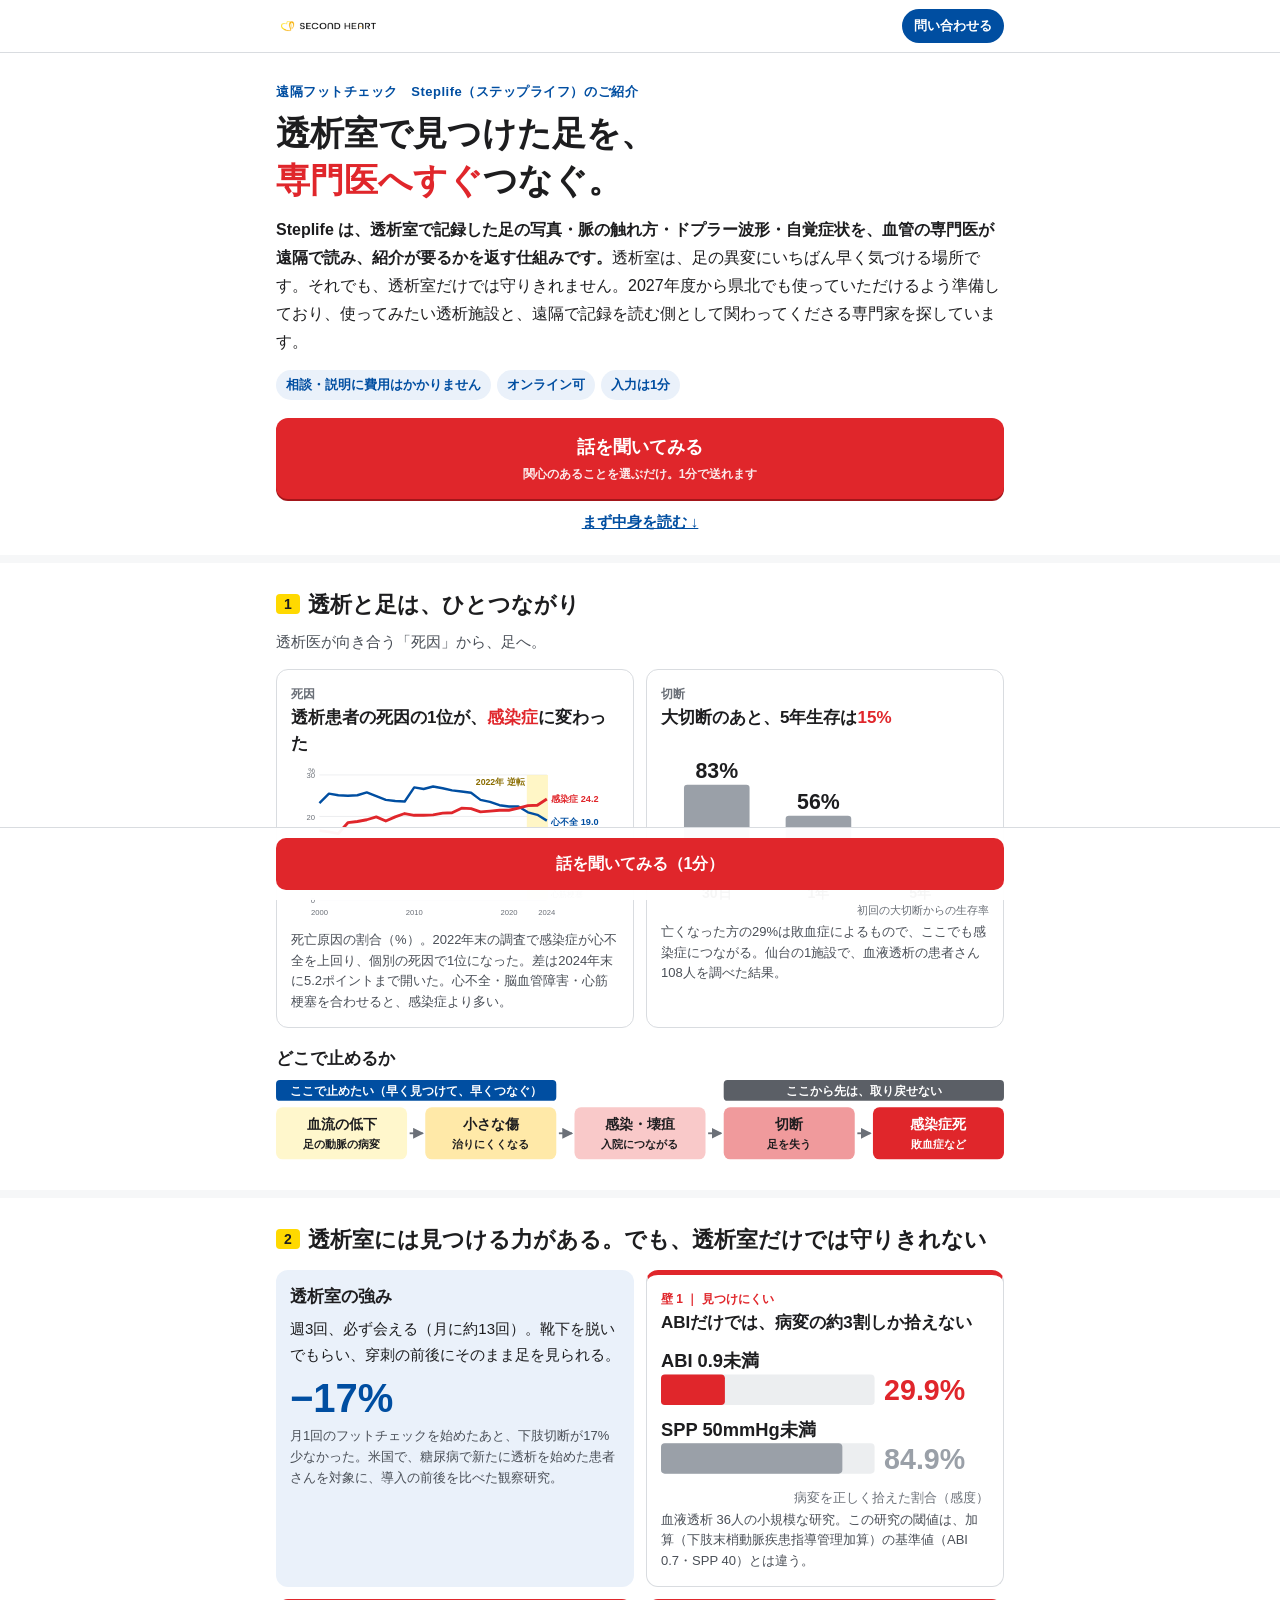
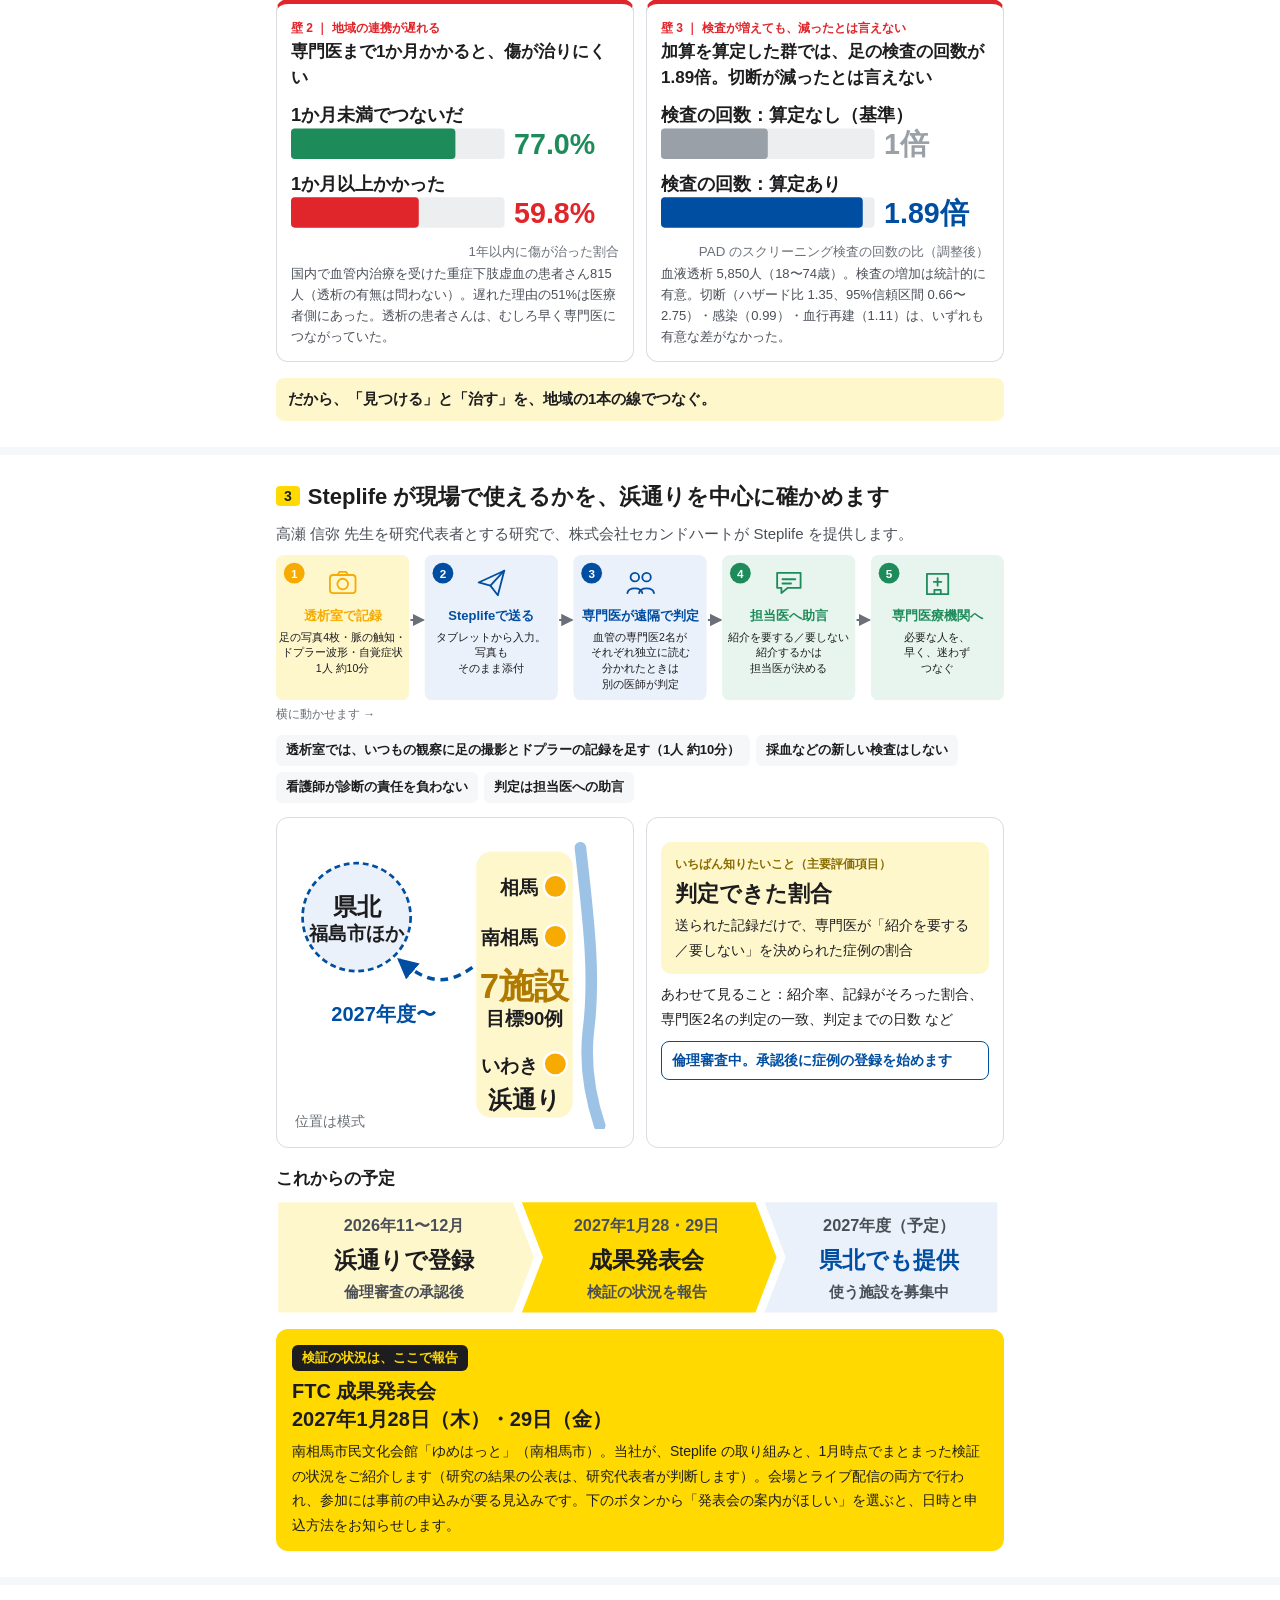
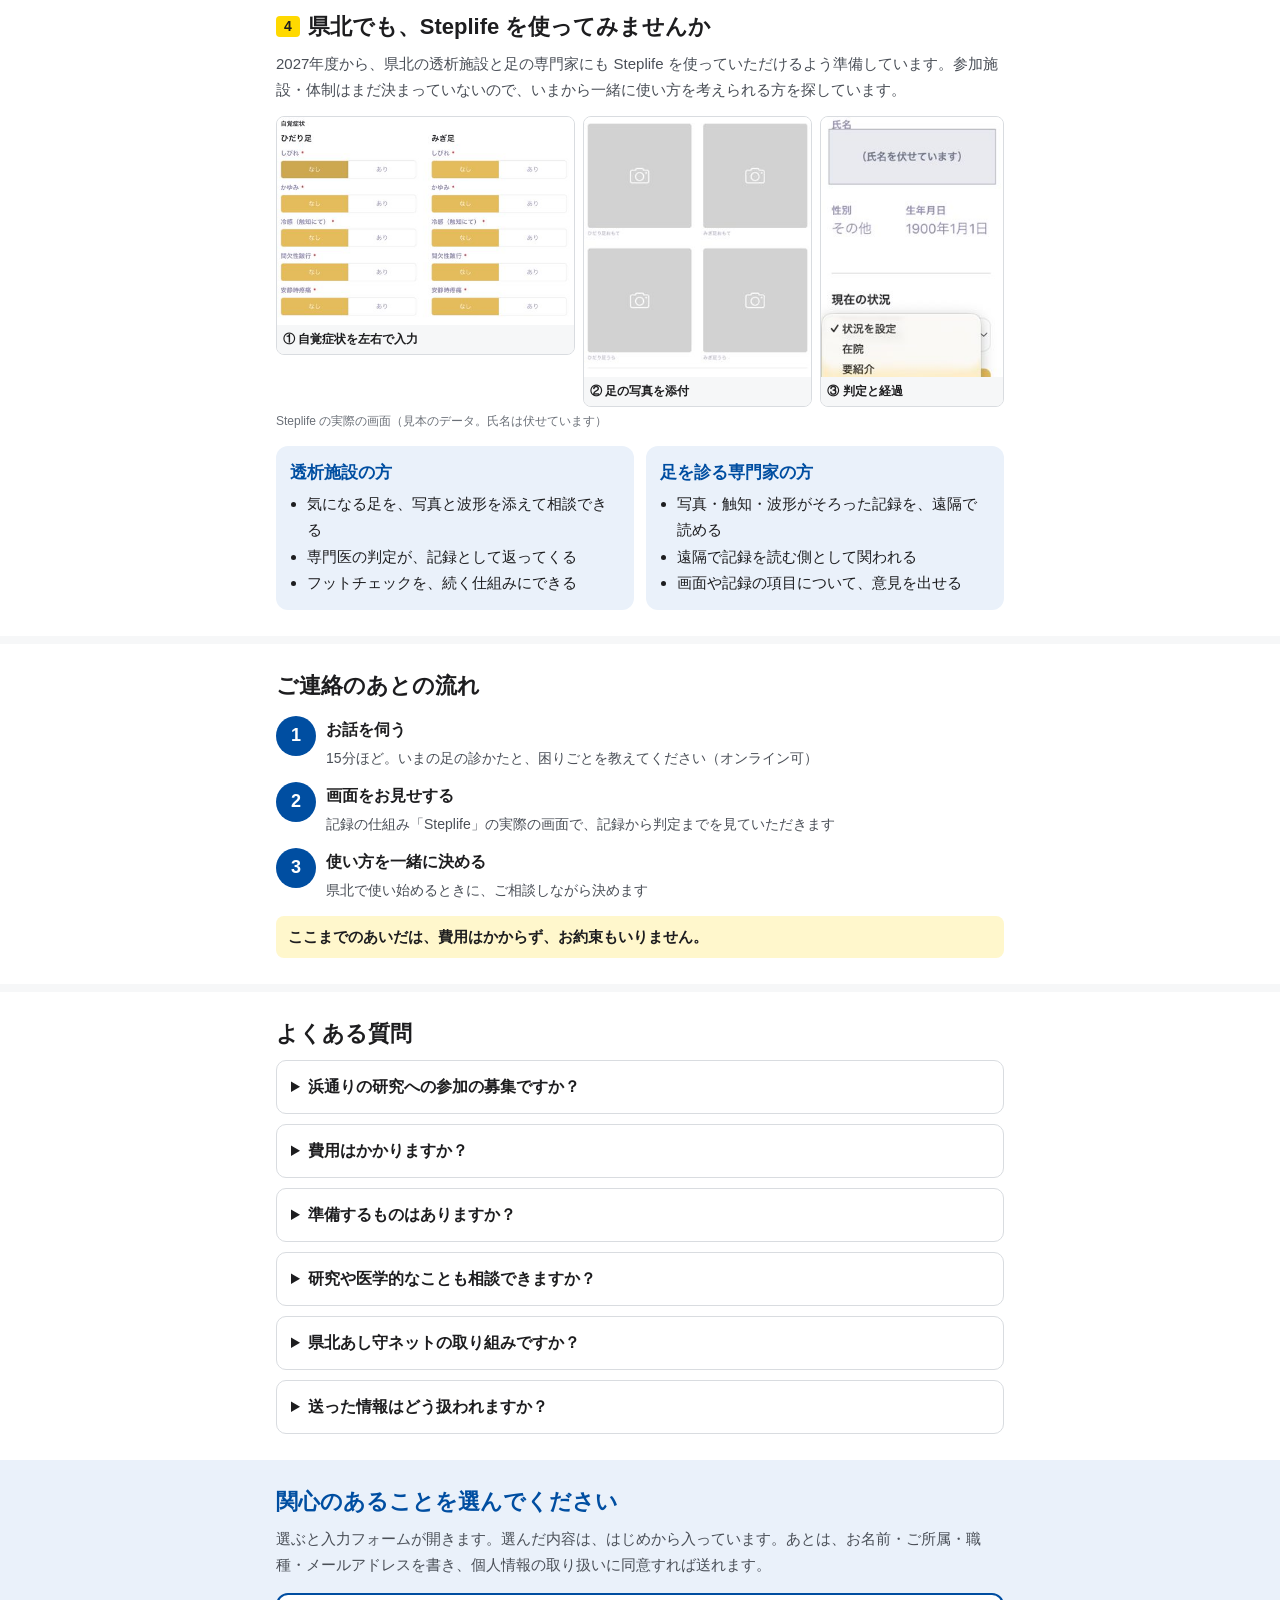
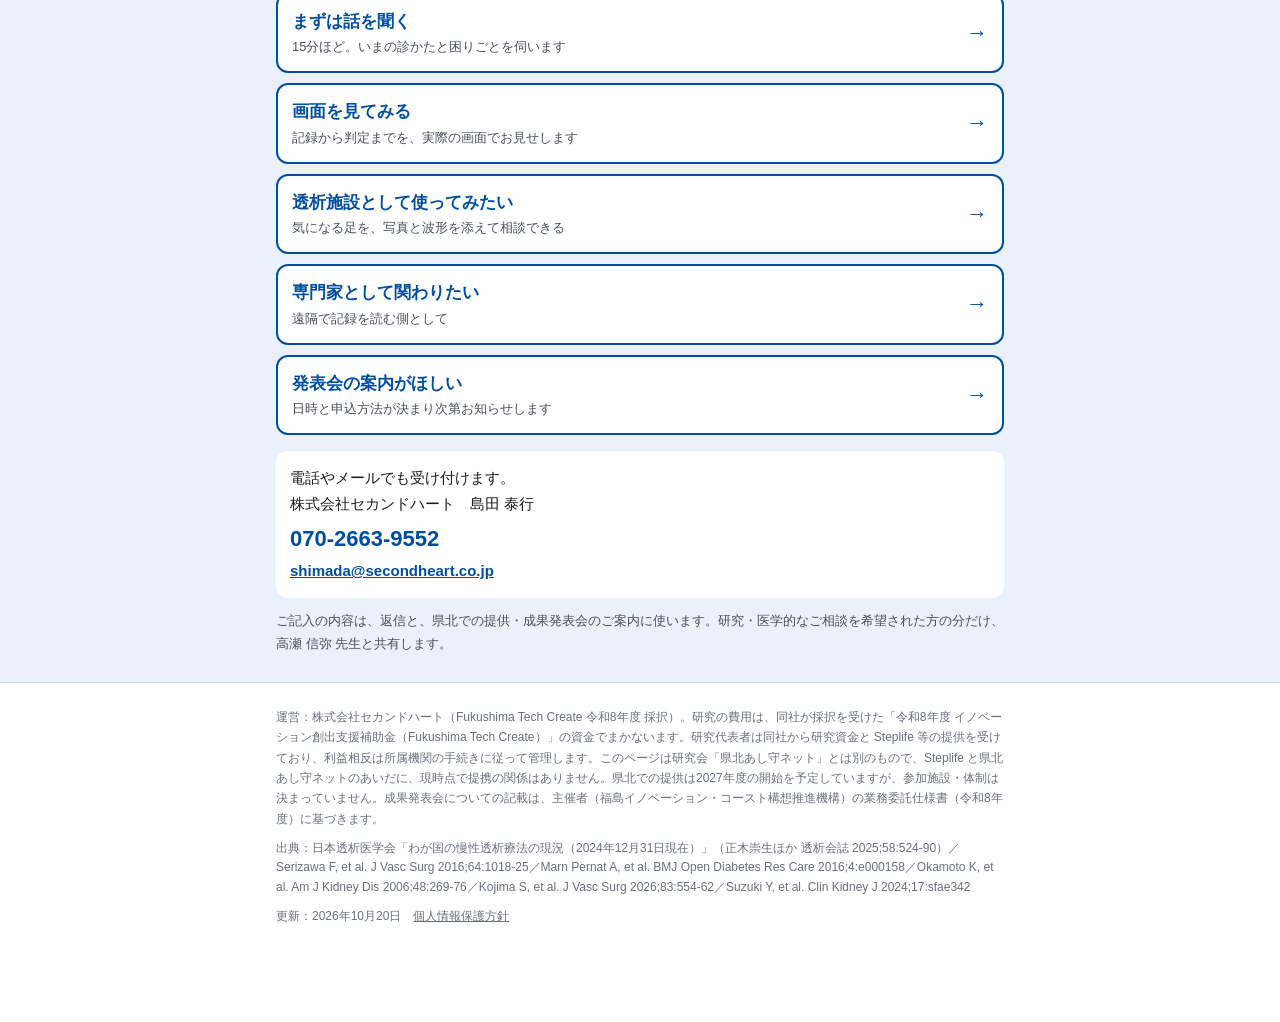
<file: index.html>
<!doctype html><html lang="ja"><head><meta charset="utf-8"><meta name="robots" content="noindex"><meta http-equiv="refresh" content="0; url=/ftc/"><link rel="icon" href="/favicon.ico" sizes="any"><link rel="icon" type="image/png" sizes="32x32" href="/favicon-32.png"><link rel="apple-touch-icon" href="/apple-touch-icon.png"><title>steplife.cloud</title></head><body><a href="/ftc/">/ftc/</a></body></html>
</file>
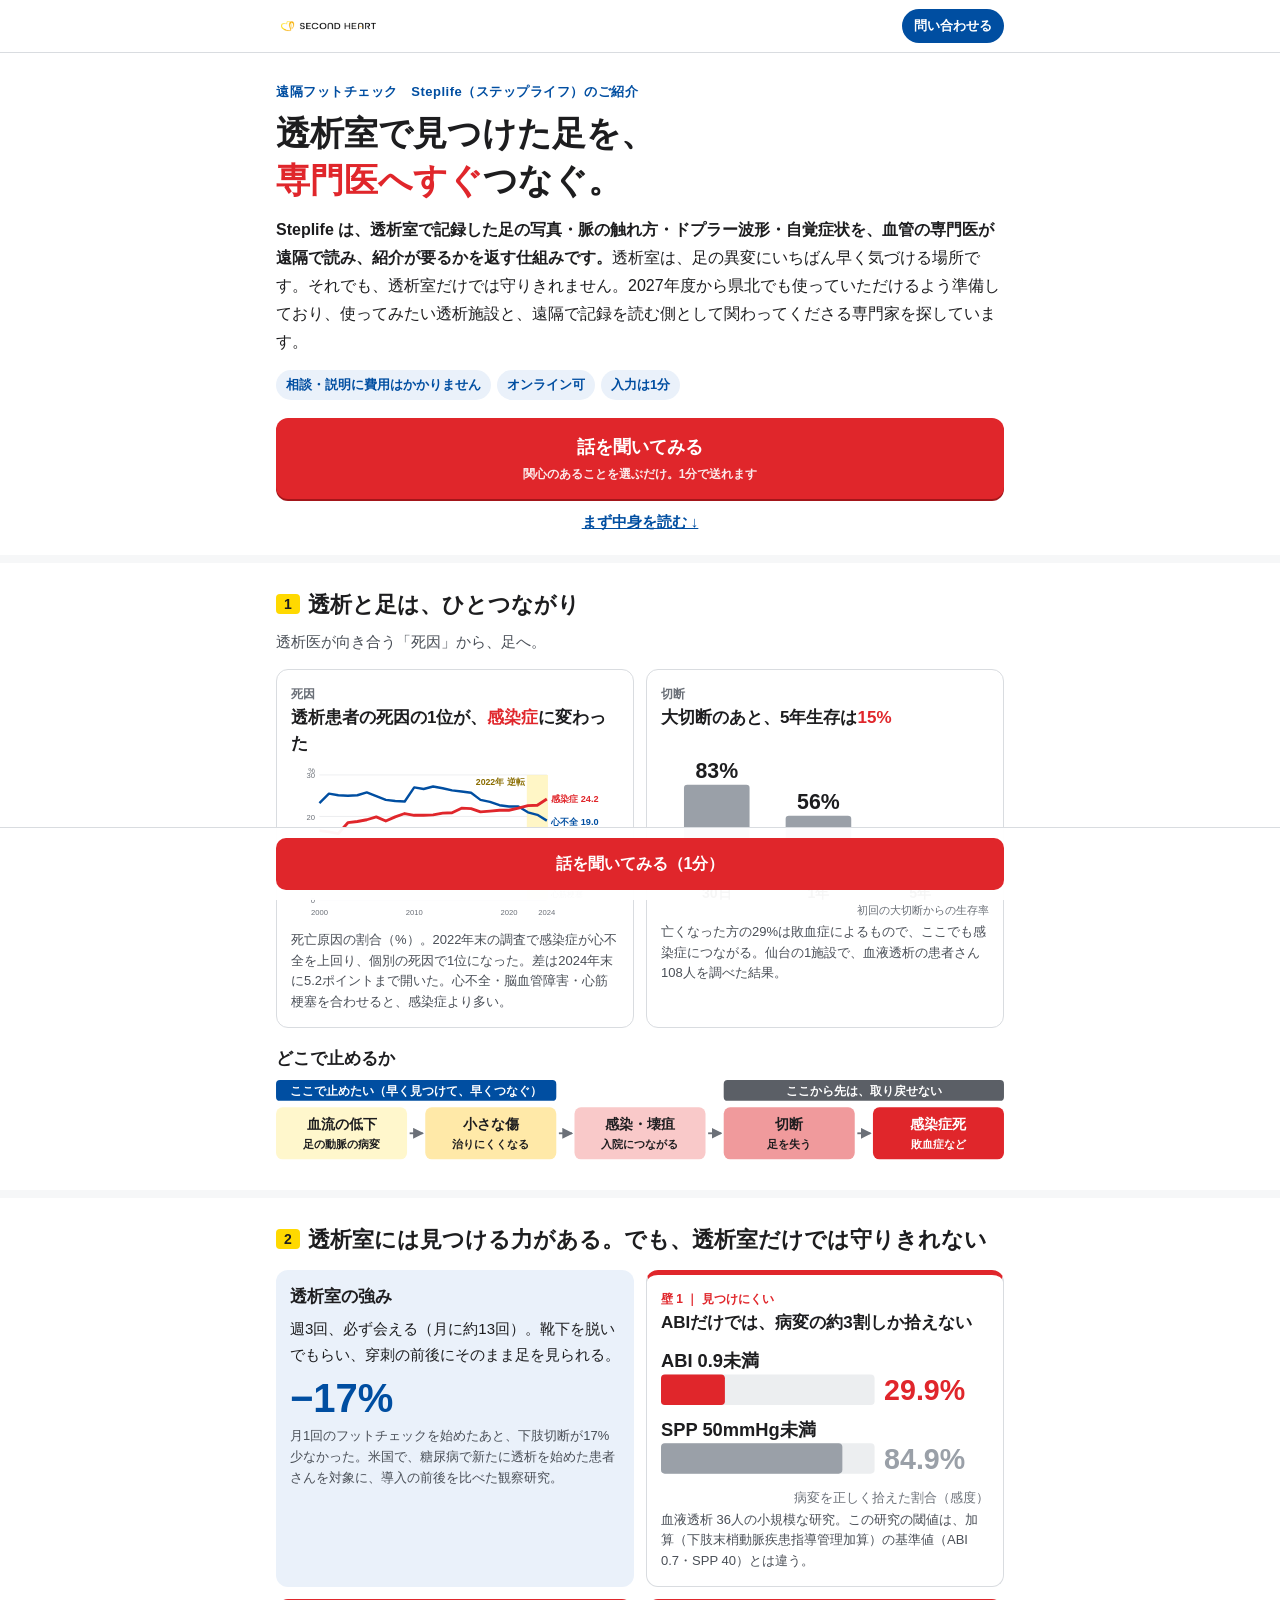
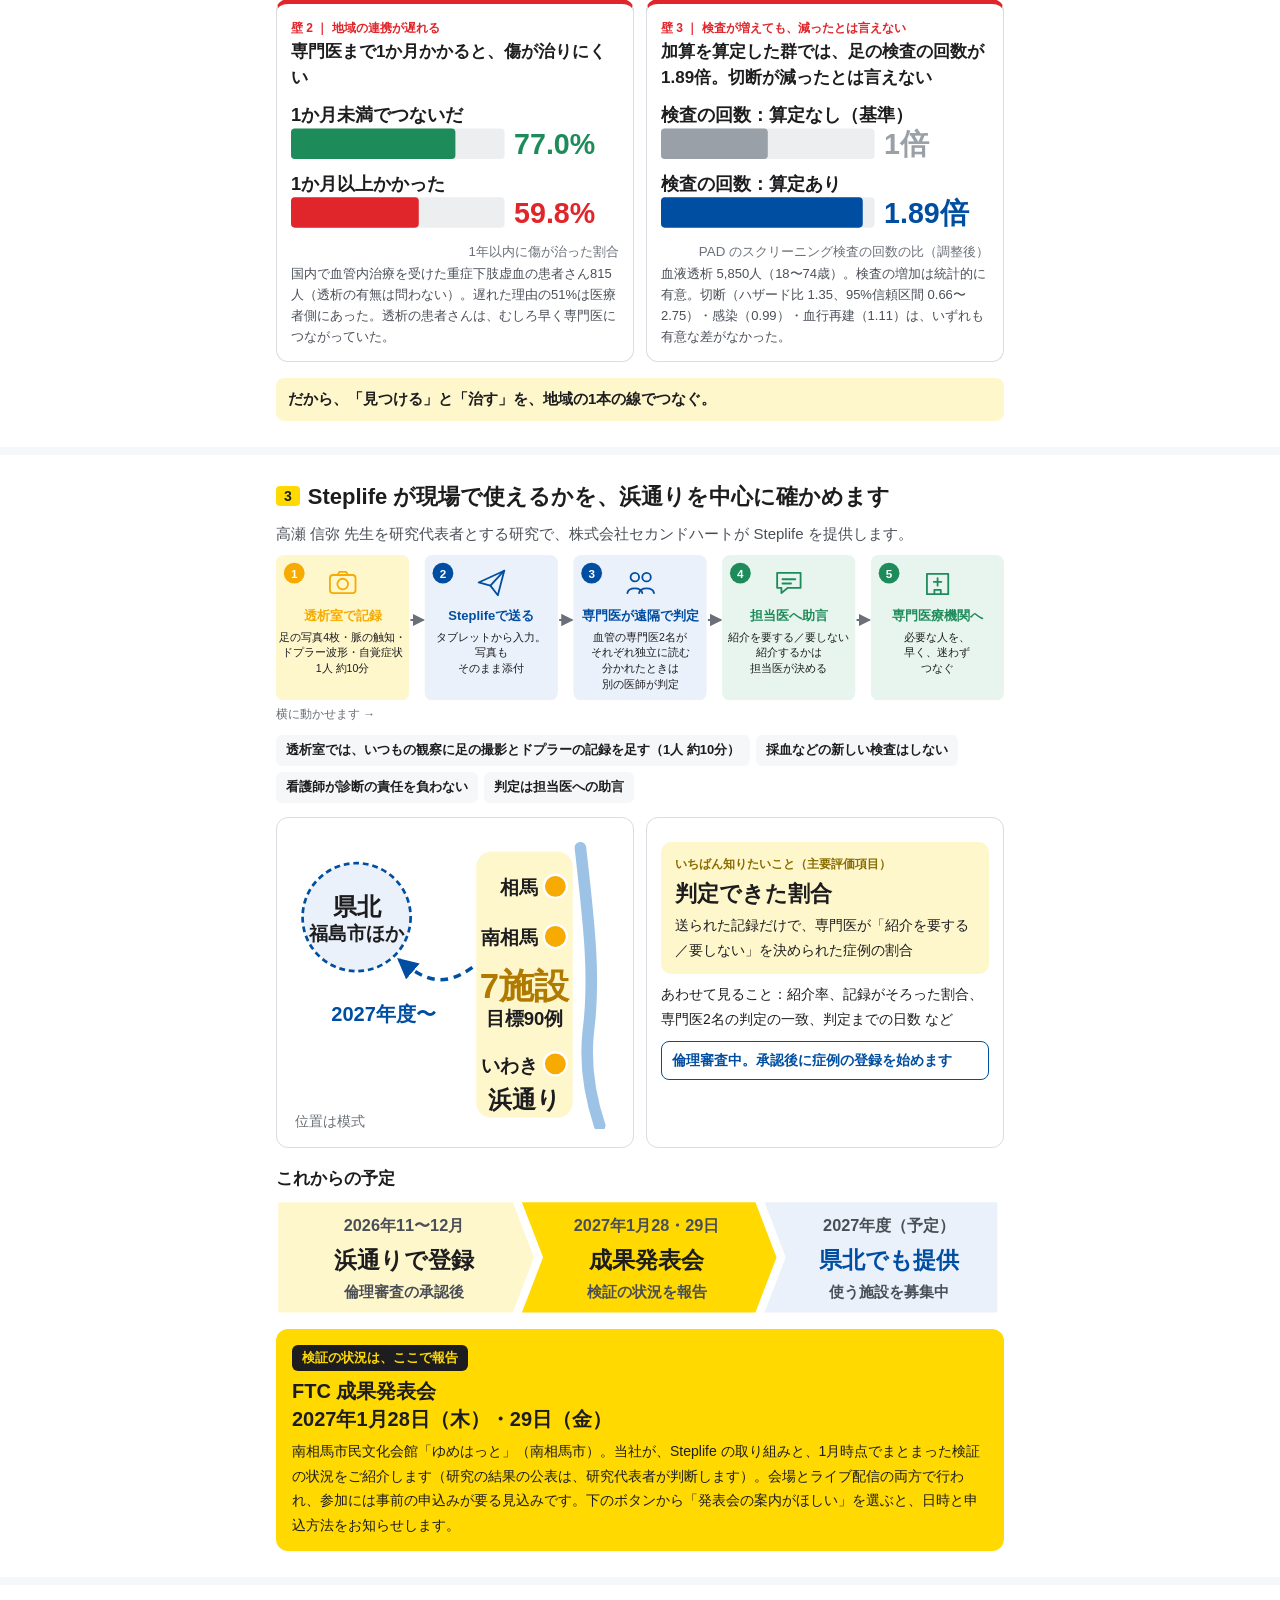
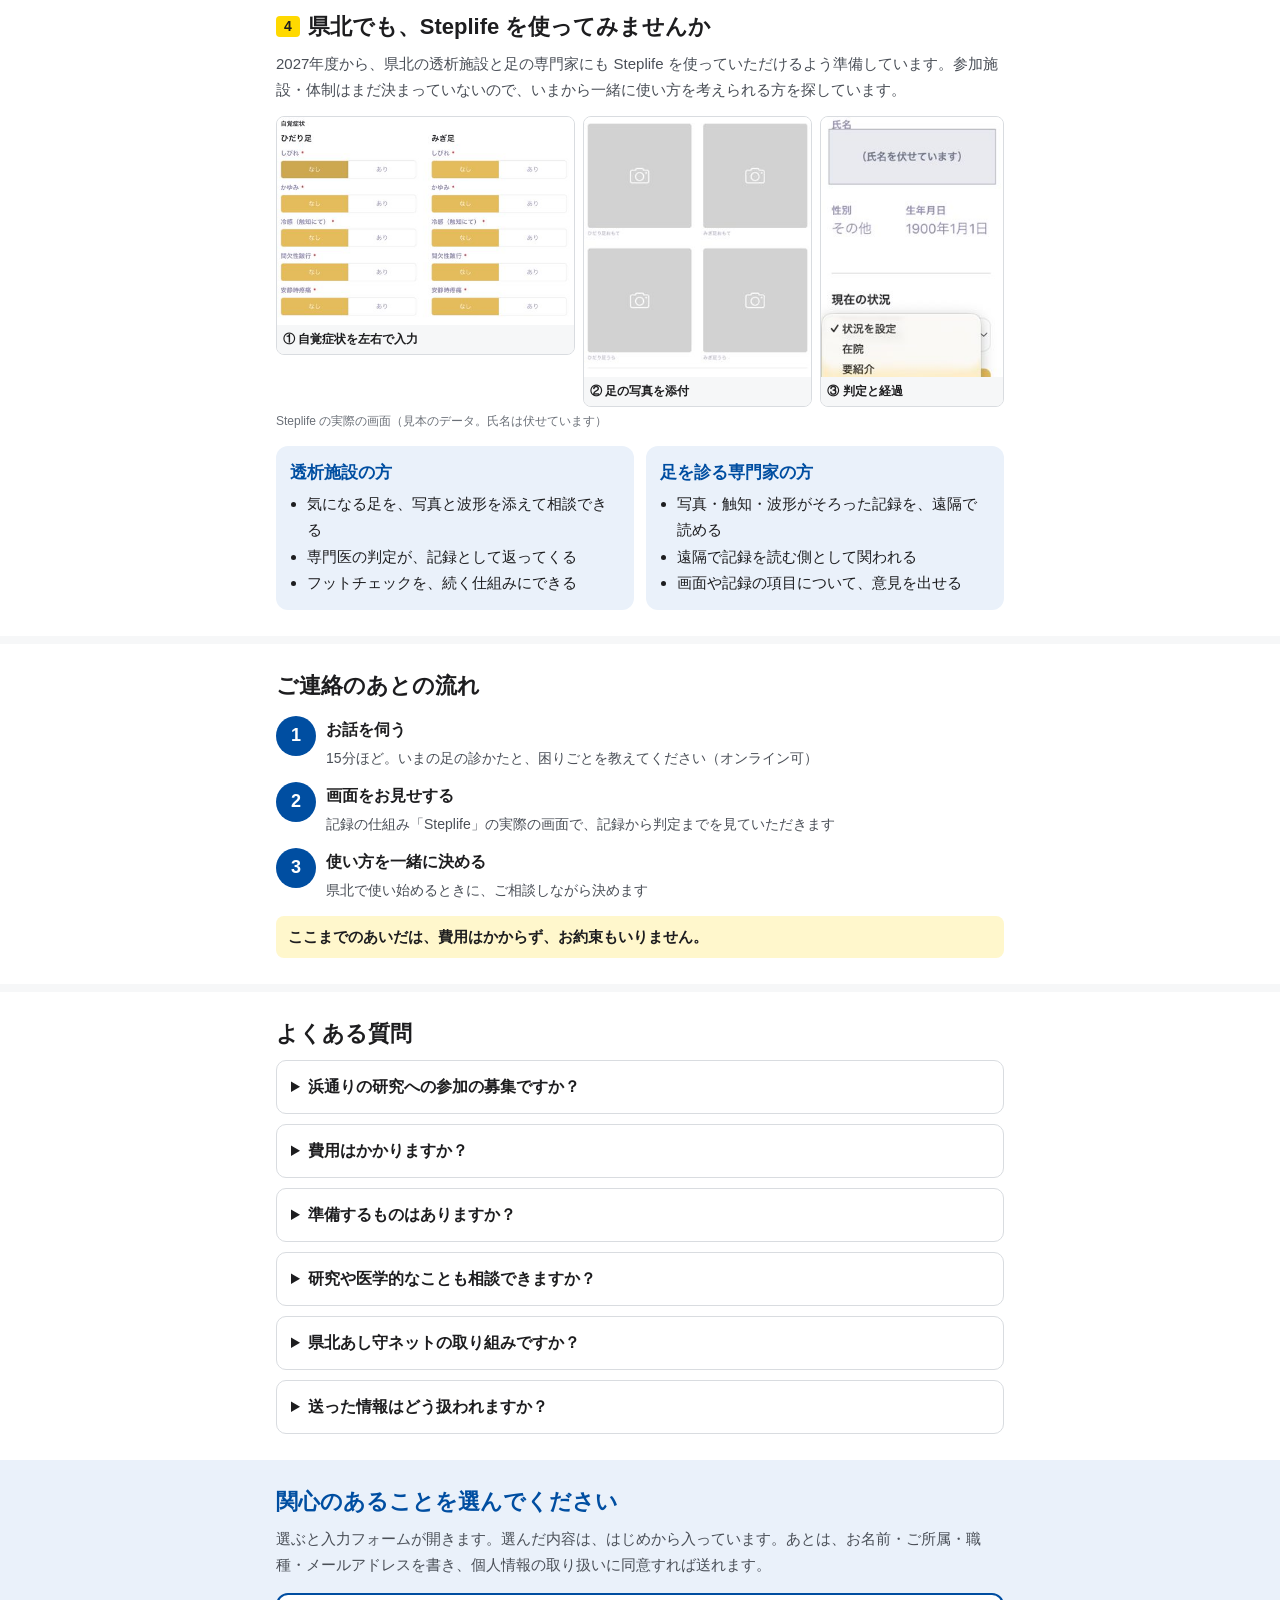
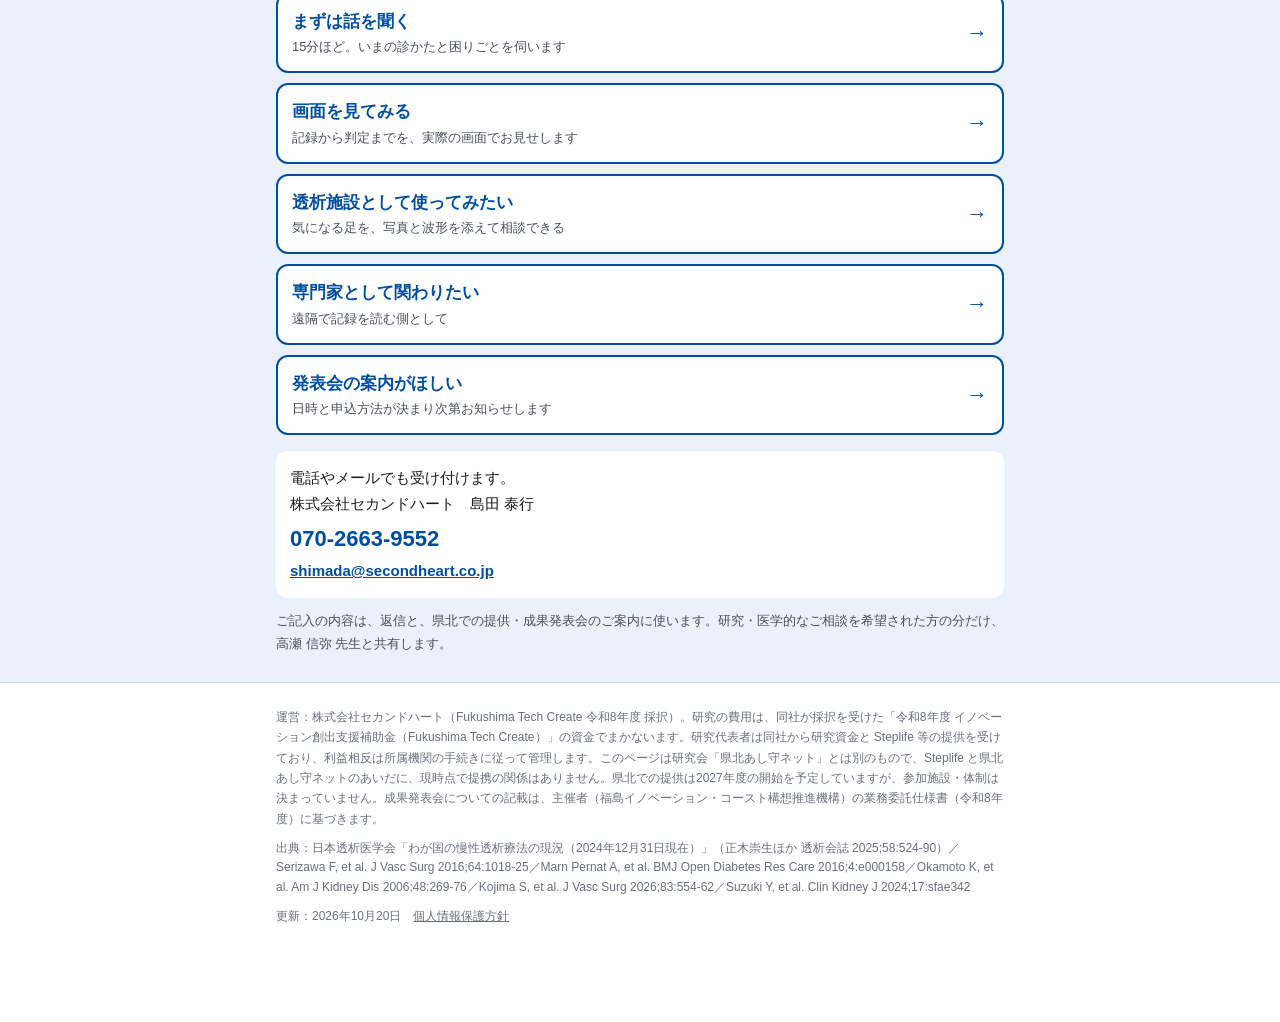
<file: ftc/index.html>
<!doctype html>
<html lang="ja">
<head>
<meta charset="utf-8">
<meta name="viewport" content="width=device-width, initial-scale=1">
<meta name="robots" content="noindex, nofollow">
<meta name="referrer" content="strict-origin-when-cross-origin">
<link rel="icon" href="/favicon.ico" sizes="any"><link rel="icon" type="image/png" sizes="32x32" href="/favicon-32.png"><link rel="apple-touch-icon" href="/apple-touch-icon.png">
<title>透析室で見つけた足を、専門医へ｜Steplife（ステップライフ）</title>
<meta name="description" content="透析室で記録した足の情報を、血管の専門医が遠隔で読む。遠隔フットチェック Steplife のご紹介とお問い合わせ。">
<style>
:root { --ink:#1d1d1f; --sub:#4a4f57; --mute:#6b7078; --line:#d9dce0; --blue:#004EA1; --red:#E0262B; --yel:#FFD900; --org:#F7AB00; --grn:#1E8C5A; --bg:#ffffff; --soft:#F6F7F8; --blue-s:#EAF1FA; --yel-s:#FFF7CC; }
* { box-sizing: border-box; margin: 0; padding: 0; }
html { scroll-behavior: smooth; }
body { font-family: "Hiragino Sans", "Hiragino Kaku Gothic ProN", "Noto Sans JP", "Yu Gothic", sans-serif; color: var(--ink); background: var(--bg); line-height: 1.75; font-size: 16px; -webkit-text-size-adjust: 100%; }
.wrap { max-width: 760px; margin: 0 auto; padding: 0 16px; }
header { border-bottom: 1px solid var(--line); background: #fff; position: sticky; top: 0; z-index: 10; }
header .wrap { display: flex; justify-content: space-between; align-items: center; height: 52px; }
header img { height: 20px; }
header a.hcta { font-size: 13px; font-weight: 800; color: #fff; background: var(--blue); padding: 6px 12px; border-radius: 999px; text-decoration: none; }
.thanks { display: none; background: var(--yel-s); font-size: 13px; font-weight: 700; padding: 8px 16px; text-align: center; }
.thanks.on { display: block; }
.hero { padding-top: 28px; padding-bottom: 20px; }   /* 左右は .wrap の 16px を使う（以前は 0 で上書きしていた） */
.hero .kicker { font-size: 13px; font-weight: 800; color: var(--blue); letter-spacing: .04em; }
.hero h1 { font-size: 28px; line-height: 1.38; font-weight: 800; margin-top: 6px; }
.hero h1 em { font-style: normal; color: var(--red); }
.hero p { margin-top: 12px; font-size: 16px; }
.chips { display: flex; flex-wrap: wrap; gap: 6px; margin-top: 14px; }
.chips span { font-size: 13px; font-weight: 700; background: var(--blue-s); color: var(--blue); padding: 4px 10px; border-radius: 999px; }
.cta { display: block; text-align: center; background: var(--red); color: #fff; font-weight: 800; font-size: 18px; padding: 14px 16px; border-radius: 12px; text-decoration: none; margin-top: 18px; box-shadow: 0 2px 0 #a3161a; }
.cta small { display: block; font-size: 12px; font-weight: 600; opacity: .9; }
.ghost { display: block; text-align: center; color: var(--blue); font-weight: 700; margin-top: 10px; font-size: 15px; }
section { padding: 26px 0; border-top: 8px solid var(--soft); }
h2 { font-size: 22px; line-height: 1.45; font-weight: 800; }
h2 .no { display: inline-block; background: var(--yel); font-size: 14px; padding: 0 8px; border-radius: 4px; margin-right: 8px; vertical-align: 3px; }
h3 { font-size: 17px; font-weight: 800; line-height: 1.5; }
.lead { margin-top: 8px; color: var(--sub); font-size: 15px; }
.cards { display: grid; grid-template-columns: 1fr; gap: 12px; margin-top: 14px; }
@media (min-width: 640px) { .cards.c2 { grid-template-columns: 1fr 1fr; } .cards.c3 { grid-template-columns: 1fr 1fr 1fr; } .hero h1 { font-size: 34px; } }
.card { border: 1px solid var(--line); border-radius: 12px; padding: 14px; }
.card .tag { font-size: 12px; font-weight: 800; color: var(--mute); }
.card h3 em { font-style: normal; color: var(--red); }
.card .cap { font-size: 13px; color: var(--sub); margin-top: 6px; line-height: 1.6; }
.wall { border-top: 5px solid var(--red); }
.wall .wn { font-size: 12px; font-weight: 800; color: var(--red); }
.strong { background: var(--blue-s); border: none; }
.strong .big { font-size: 40px; font-weight: 800; color: var(--blue); line-height: 1.1; }
svg.chart, svg.flow { width: 100%; height: auto; display: block; margin: 8px 0 4px; }
.scroll-x { overflow-x: auto; -webkit-overflow-scrolling: touch; }
.scroll-x svg.flow { min-width: 620px; }
.hint-x { font-size: 12px; color: var(--mute); }
svg .ax { font-size: 7px; fill: #6b7078; } svg .ann { font-size: 8px; fill: #8a6d00; font-weight: 700; } svg .lab { font-size: 8.4px; font-weight: 800; }
svg .bl { font-size: 8.6px; fill: #1d1d1f; font-weight: 600; } svg .bs { font-size: 9.6px; fill: #1d1d1f; font-weight: 700; } svg .bv { font-size: 15px; font-weight: 800; }
svg .bn { font-size: 15px; font-weight: 800; } svg .bn2 { font-size: 13px; font-weight: 800; }
svg .ch { font-size: 10.6px; font-weight: 800; } svg .chs { font-size: 8.4px; font-weight: 600; } svg .chw { font-size: 9px; font-weight: 800; fill: #fff; }
svg .nw { font-size: 9px; font-weight: 800; fill: #fff; } svg .fs { font-size: 10px; font-weight: 800; } svg .fd { font-size: 8.1px; fill: #1d1d1f; font-weight: 500; }
svg .mlab { font-size: 12.5px; font-weight: 800; fill: #1d1d1f; } svg .mpt { font-size: 9.6px; fill: #1d1d1f; font-weight: 700; } svg .mbig { font-size: 18px; font-weight: 800; fill: #b07a00; } svg .mq { font-size: 10.4px; font-weight: 800; }
svg .td { font-size: 7.4px; font-weight: 700; fill: #4a4f57; } svg .tt { font-size: 10.4px; font-weight: 800; } svg .ts { font-size: 6.8px; fill: #4a4f57; font-weight: 600; }
svg .hs { font-size: 12px; font-weight: 800; fill: #1d1d1f; } svg .hw2 { font-size: 9.6px; font-weight: 700; fill: #fff; } svg .hwb { font-size: 19px; font-weight: 800; fill: #FFD900; }
svg.ic { width: 28px; height: 28px; }
ul.notes { list-style: none; display: flex; flex-wrap: wrap; gap: 6px; margin-top: 10px; }
ul.notes li { font-size: 13px; font-weight: 700; background: var(--soft); padding: 4px 10px; border-radius: 6px; }
.kpi { background: var(--yel-s); border-radius: 10px; padding: 12px 14px; margin-top: 10px; }
.kpi .k { font-size: 12px; font-weight: 800; color: #8a6d00; }
.kpi .v { font-size: 22px; font-weight: 800; }
.status { margin-top: 10px; font-size: 14px; font-weight: 700; color: var(--blue); border: 1px solid var(--blue); border-radius: 8px; padding: 6px 10px; }
.role { background: var(--blue-s); border: none; }
.role h3 { color: var(--blue); }
.role ul { margin: 6px 0 0 1.1em; font-size: 15px; }
.steps { counter-reset: s; display: grid; gap: 10px; margin-top: 14px; }
.step { display: grid; grid-template-columns: 40px 1fr; gap: 10px; align-items: start; }
.step::before { counter-increment: s; content: counter(s); width: 40px; height: 40px; border-radius: 50%; background: var(--blue); color: #fff; font-weight: 800; display: grid; place-items: center; font-size: 18px; }
.step b { display: block; font-size: 16px; }
.step span { font-size: 14px; color: var(--sub); }
.free { margin-top: 12px; font-weight: 800; background: var(--yel-s); border-radius: 8px; padding: 8px 12px; font-size: 15px; }
details { border: 1px solid var(--line); border-radius: 10px; padding: 12px 14px; margin-top: 10px; }
summary { font-weight: 800; cursor: pointer; font-size: 16px; }
details p { margin-top: 8px; font-size: 15px; color: var(--sub); }
.seika { background: var(--yel); border-radius: 12px; padding: 14px 16px; margin-top: 14px; }
.seika .lbl { display: inline-block; background: var(--ink); color: var(--yel); font-weight: 800; font-size: 13px; padding: 2px 10px; border-radius: 6px; }
.seika .when { font-size: 20px; font-weight: 800; margin-top: 6px; line-height: 1.4; }
.seika p { font-size: 14px; margin-top: 6px; }
#contact { background: var(--blue-s); border-top: none; }
#contact h2 { color: var(--blue); }
.intents { display: grid; gap: 10px; margin-top: 14px; }
.intent { position: relative; text-align: left; font: inherit; color: var(--ink); background: #fff; border: 2px solid var(--blue); border-radius: 12px; padding: 12px 44px 12px 14px; cursor: pointer; }
.intent b { display: block; font-size: 17px; color: var(--blue); }
.intent small { display: block; font-size: 13px; color: var(--sub); }
.intent .arrow { position: absolute; right: 14px; top: 50%; transform: translateY(-50%); font-size: 22px; font-weight: 800; color: var(--blue); }
.intent:hover, .intent:focus-visible { background: var(--yel-s); outline: none; }
.alt { margin-top: 16px; background: #fff; border-radius: 12px; padding: 14px; font-size: 15px; }
.alt a { color: var(--blue); font-weight: 800; }
.alt .tel { font-size: 22px; font-weight: 800; text-decoration: none; display: inline-block; margin-top: 2px; }
.privacy { font-size: 13px; color: var(--sub); margin-top: 12px; }
footer { padding: 24px 0 96px; font-size: 12px; color: var(--mute); line-height: 1.7; border-top: 1px solid var(--line); }
footer a { color: var(--mute); }
.src { font-size: 12px; color: var(--mute); margin-top: 10px; line-height: 1.6; }
.screens { display: grid; grid-template-columns: 1.3fr 1fr 0.8fr; gap: 8px; margin-top: 12px; align-items: start; }
.screens figure { margin: 0; border: 1px solid var(--line); border-radius: 8px; overflow: hidden; background: #fff; }
.screens img { width: 100%; display: block; max-height: 260px; object-fit: cover; object-position: top; }
.screens figcaption { font-size: 12px; font-weight: 700; padding: 4px 6px; background: var(--soft); }
.scap { font-size: 12px; color: var(--mute); margin: 4px 0 12px; }
.bar { position: fixed; left: 0; right: 0; bottom: 0; background: rgba(255,255,255,.96); border-top: 1px solid var(--line); padding: 10px 16px calc(10px + env(safe-area-inset-bottom)); z-index: 20; transition: transform .2s; }
.bar a { display: block; max-width: 728px; margin: 0 auto; text-align: center; background: var(--red); color: #fff; font-weight: 800; padding: 12px; border-radius: 10px; text-decoration: none; font-size: 16px; }
.bar.hide { transform: translateY(120%); }
</style>
</head>
<body>
<header><div class="wrap"><img src="logo.png" alt="SECOND HEART"><a class="hcta" href="#contact">問い合わせる</a></div></header>
<div class="thanks" id="thanks">研究会の会場で資料を受け取った方へ。お読みいただき、ありがとうございます。</div>

<main>
<div class="wrap hero">
  <div class="kicker">遠隔フットチェック　Steplife（ステップライフ）のご紹介</div>
  <h1>透析室で見つけた足を、<br><em>専門医へすぐ</em>つなぐ。</h1>
  <p><b>Steplife は、透析室で記録した足の写真・脈の触れ方・ドプラー波形・自覚症状を、血管の専門医が遠隔で読み、紹介が要るかを返す仕組みです。</b>透析室は、足の異変にいちばん早く気づける場所です。それでも、透析室だけでは守りきれません。2027年度から県北でも使っていただけるよう準備しており、使ってみたい透析施設と、遠隔で記録を読む側として関わってくださる専門家を探しています。</p>
  <div class="chips"><span>相談・説明に費用はかかりません</span><span>オンライン可</span><span>入力は1分</span></div>
  <a class="cta" href="#contact">話を聞いてみる<small>関心のあることを選ぶだけ。1分で送れます</small></a>
  <a class="ghost" href="#why">まず中身を読む ↓</a>
</div>

<section id="why"><div class="wrap">
  <h2><span class="no">1</span>透析と足は、ひとつながり</h2>
  <p class="lead">透析医が向き合う「死因」から、足へ。</p>
  <div class="cards c2">
    <div class="card"><div class="tag">死因</div><h3>透析患者の死因の1位が、<em>感染症</em>に変わった</h3><svg viewBox="0 0 300 146" class="chart" role="img"><line x1="26" x2="234" y1="124.0" y2="124.0" stroke="#e3e5e8" stroke-width="0.6"/><text x="22" y="127.0" class="ax" text-anchor="end">0</text><line x1="26" x2="234" y1="86.0" y2="86.0" stroke="#e3e5e8" stroke-width="0.6"/><text x="22" y="89.0" class="ax" text-anchor="end">10</text><line x1="26" x2="234" y1="48.0" y2="48.0" stroke="#e3e5e8" stroke-width="0.6"/><text x="22" y="51.0" class="ax" text-anchor="end">20</text><line x1="26" x2="234" y1="10.0" y2="10.0" stroke="#e3e5e8" stroke-width="0.6"/><text x="22" y="13.0" class="ax" text-anchor="end">30</text><text x="26.0" y="138" class="ax" text-anchor="middle">2000</text><text x="112.7" y="138" class="ax" text-anchor="middle">2010</text><text x="199.3" y="138" class="ax" text-anchor="middle">2020</text><text x="234.0" y="138" class="ax" text-anchor="middle">2024</text><text x="22" y="8" class="ax" text-anchor="end">%</text><rect x="215.7" y="10" width="19.3" height="114" fill="#FFF4B8" opacity="0.8"/><text x="213.7" y="19" class="ann" text-anchor="end">2022年 逆転</text><polyline points="26.0,92.5 34.7,91.7 43.3,91.7 52.0,91.7 60.7,89.8 69.3,89.8 78.0,89.0 86.7,89.0 95.3,89.0 104.0,88.3 112.7,86.8 121.3,89.4 130.0,89.4 138.7,88.3 147.3,89.8 156.0,88.7 164.7,87.1 173.3,89.8 182.0,92.1 190.7,90.9 199.3,89.8 208.0,92.1 216.7,95.1 225.3,95.1 234.0,95.9" fill="none" stroke="#a9adb3" stroke-width="0.9" stroke-dasharray="none"/><polyline points="26.0,81.1 34.7,79.9 43.3,81.4 52.0,83.3 60.7,83.7 69.3,86.8 78.0,88.3 86.7,90.2 95.3,91.3 104.0,92.1 112.7,93.2 121.3,94.7 130.0,95.5 138.7,96.6 147.3,97.0 156.0,98.9 164.7,99.3 173.3,101.2 182.0,101.2 190.7,102.3 199.3,101.6 208.0,102.7 216.7,103.5 225.3,102.3 234.0,104.6" fill="none" stroke="#a9adb3" stroke-width="0.9" stroke-dasharray="3 2"/><polyline points="26.0,97.4 34.7,95.9 43.3,95.9 52.0,100.4 60.7,103.5 69.3,104.6 78.0,107.3 86.7,107.3 95.3,108.4 104.0,108.8 112.7,106.1 121.3,106.5 130.0,106.9 138.7,107.7 147.3,107.7 156.0,107.7 164.7,109.2 173.3,109.6 182.0,110.3 190.7,109.2 199.3,109.6 208.0,110.7 216.7,111.5 225.3,111.8 234.0,111.8" fill="none" stroke="#a9adb3" stroke-width="0.9" stroke-dasharray="1 2"/><polyline points="26.0,35.8 34.7,27.1 43.3,28.6 52.0,29.0 60.7,28.6 69.3,26.0 78.0,29.4 86.7,32.8 95.3,33.9 104.0,34.3 112.7,21.4 121.3,22.9 130.0,20.6 138.7,22.2 147.3,24.1 156.0,25.2 164.7,26.3 173.3,32.8 182.0,34.7 190.7,37.7 199.3,38.9 208.0,38.9 216.7,44.2 225.3,46.5 234.0,51.8" fill="none" stroke="#004EA1" stroke-width="2.2" stroke-linejoin="round"/><polyline points="26.0,60.9 34.7,62.1 43.3,63.6 52.0,53.7 60.7,52.6 69.3,51.0 78.0,48.4 86.7,52.2 95.3,48.4 104.0,45.3 112.7,46.9 121.3,46.9 130.0,46.5 138.7,45.0 147.3,44.6 156.0,40.4 164.7,40.8 173.3,43.8 182.0,43.1 190.7,42.3 199.3,42.3 208.0,40.4 216.7,38.1 225.3,37.7 234.0,32.0" fill="none" stroke="#E0262B" stroke-width="2.6" stroke-linejoin="round"/><text x="238.0" y="35.0" class="lab" fill="#E0262B">感染症 24.2</text><text x="238.0" y="55.8" class="lab" fill="#004EA1">心不全 19.0</text><text x="238.0" y="94.9" class="ax">悪性腫瘍</text><text x="238.0" y="108.6" class="ax">脳血管障害</text><text x="238.0" y="121.8" class="ax">心筋梗塞</text></svg><div class="cap">死亡原因の割合（%）。2022年末の調査で感染症が心不全を上回り、個別の死因で1位になった。差は2024年末に5.2ポイントまで開いた。心不全・脳血管障害・心筋梗塞を合わせると、感染症より多い。</div></div>
    <div class="card"><div class="tag">切断</div><h3>大切断のあと、5年生存は<em>15%</em></h3><svg viewBox="0 0 200 108" class="chart" role="img"><rect x="14" y="27.9" width="40" height="58.1" rx="2" fill="#9aa0a8"/><text x="34" y="23.9" class="bn2" text-anchor="middle" fill="#1d1d1f">83%</text><text x="34" y="97" class="bl" text-anchor="middle">30日</text><rect x="76" y="46.8" width="40" height="39.2" rx="2" fill="#9aa0a8"/><text x="96" y="42.8" class="bn2" text-anchor="middle" fill="#1d1d1f">56%</text><text x="96" y="97" class="bl" text-anchor="middle">1年</text><rect x="138" y="75.5" width="40" height="10.5" rx="2" fill="#E0262B"/><text x="158" y="71.5" class="bn2" text-anchor="middle" fill="#E0262B">15%</text><text x="158" y="97" class="bl" text-anchor="middle">5年</text><line x1="6" x2="194" y1="86" y2="86" stroke="#bfc3c8" stroke-width="0.8"/><text x="200" y="107" class="ax" text-anchor="end">初回の大切断からの生存率</text></svg><div class="cap">亡くなった方の29%は敗血症によるもので、ここでも感染症につながる。仙台の1施設で、血液透析の患者さん108人を調べた結果。</div></div>
  </div>
  <h3 style="margin-top:18px">どこで止めるか</h3>
  <svg viewBox="0 0 560 62" class="flow" role="img"><defs><marker id="ah2" viewBox="0 0 8 8" refX="7" refY="4" markerWidth="6" markerHeight="6" orient="auto"><path d="M0,0 L8,4 L0,8 z" fill="#6b7078"/></marker></defs><rect x="0" y="0" width="215.6" height="16" rx="3" fill="#004EA1"/><text x="107.8" y="11.5" class="chw" text-anchor="middle">ここで止めたい（早く見つけて、早くつなぐ）</text><rect x="344.4" y="0" width="215.6" height="16" rx="3" fill="#5b5f66"/><text x="452.2" y="11.5" class="chw" text-anchor="middle">ここから先は、取り戻せない</text><rect x="0.0" y="21" width="100.8" height="40" rx="5" fill="#FFF7CC"/><text x="50.4" y="38" class="ch" text-anchor="middle" fill="#1d1d1f">血流の低下</text><text x="50.4" y="52" class="chs" text-anchor="middle" fill="#1d1d1f">足の動脈の病変</text><line x1="102.8" y1="41" x2="112.8" y2="41" stroke="#6b7078" stroke-width="1.4" marker-end="url(#ah2)"/><rect x="114.8" y="21" width="100.8" height="40" rx="5" fill="#FFE9A8"/><text x="165.2" y="38" class="ch" text-anchor="middle" fill="#1d1d1f">小さな傷</text><text x="165.2" y="52" class="chs" text-anchor="middle" fill="#1d1d1f">治りにくくなる</text><line x1="217.6" y1="41" x2="227.6" y2="41" stroke="#6b7078" stroke-width="1.4" marker-end="url(#ah2)"/><rect x="229.6" y="21" width="100.8" height="40" rx="5" fill="#F9C9C9"/><text x="280.0" y="38" class="ch" text-anchor="middle" fill="#1d1d1f">感染・壊疽</text><text x="280.0" y="52" class="chs" text-anchor="middle" fill="#1d1d1f">入院につながる</text><line x1="332.4" y1="41" x2="342.4" y2="41" stroke="#6b7078" stroke-width="1.4" marker-end="url(#ah2)"/><rect x="344.4" y="21" width="100.8" height="40" rx="5" fill="#F09A9C"/><text x="394.79999999999995" y="38" class="ch" text-anchor="middle" fill="#1d1d1f">切断</text><text x="394.79999999999995" y="52" class="chs" text-anchor="middle" fill="#1d1d1f">足を失う</text><line x1="447.2" y1="41" x2="457.2" y2="41" stroke="#6b7078" stroke-width="1.4" marker-end="url(#ah2)"/><rect x="459.2" y="21" width="100.8" height="40" rx="5" fill="#E0262B"/><text x="509.59999999999997" y="38" class="ch" text-anchor="middle" fill="#fff">感染症死</text><text x="509.59999999999997" y="52" class="chs" text-anchor="middle" fill="#fff">敗血症など</text></svg>
</div></section>

<section><div class="wrap">
  <h2><span class="no">2</span>透析室には見つける力がある。でも、透析室だけでは守りきれない</h2>
  <div class="cards c2">
    <div class="card strong"><h3>透析室の強み</h3><p style="font-size:15px;margin-top:6px">週3回、必ず会える（月に約13回）。靴下を脱いでもらい、穿刺の前後にそのまま足を見られる。</p><div class="big" style="margin-top:8px">−17%</div><div class="cap">月1回のフットチェックを始めたあと、下肢切断が17%少なかった。米国で、糖尿病で新たに透析を始めた患者さんを対象に、導入の前後を比べた観察研究。</div></div>
    <div class="card wall"><div class="wn">壁 1 ｜ 見つけにくい</div><h3>ABIだけでは、病変の約3割しか拾えない</h3><svg viewBox="0 0 172 84" class="chart" role="img"><text x="0" y="12" class="bs">ABI 0.9未満</text><rect x="0" y="16" width="112" height="16" rx="2" fill="#eceef0"/><rect x="0" y="16" width="33.5" height="16" rx="2" fill="#E0262B"/><text x="117" y="29.5" class="bv" fill="#E0262B">29.9%</text><text x="0" y="48" class="bs">SPP 50mmHg未満</text><rect x="0" y="52" width="112" height="16" rx="2" fill="#eceef0"/><rect x="0" y="52" width="95.1" height="16" rx="2" fill="#9aa0a8"/><text x="117" y="65.5" class="bv" fill="#9aa0a8">84.9%</text><text x="172" y="83" class="ax" text-anchor="end">病変を正しく拾えた割合（感度）</text></svg><div class="cap">血液透析 36人の小規模な研究。この研究の閾値は、加算（下肢末梢動脈疾患指導管理加算）の基準値（ABI 0.7・SPP 40）とは違う。</div></div>
    <div class="card wall"><div class="wn">壁 2 ｜ 地域の連携が遅れる</div><h3>専門医まで1か月かかると、傷が治りにくい</h3><svg viewBox="0 0 172 84" class="chart" role="img"><text x="0" y="12" class="bs">1か月未満でつないだ</text><rect x="0" y="16" width="112" height="16" rx="2" fill="#eceef0"/><rect x="0" y="16" width="86.2" height="16" rx="2" fill="#1E8C5A"/><text x="117" y="29.5" class="bv" fill="#1E8C5A">77.0%</text><text x="0" y="48" class="bs">1か月以上かかった</text><rect x="0" y="52" width="112" height="16" rx="2" fill="#eceef0"/><rect x="0" y="52" width="67.0" height="16" rx="2" fill="#E0262B"/><text x="117" y="65.5" class="bv" fill="#E0262B">59.8%</text><text x="172" y="83" class="ax" text-anchor="end">1年以内に傷が治った割合</text></svg><div class="cap">国内で血管内治療を受けた重症下肢虚血の患者さん815人（透析の有無は問わない）。遅れた理由の51%は医療者側にあった。透析の患者さんは、むしろ早く専門医につながっていた。</div></div>
    <div class="card wall"><div class="wn">壁 3 ｜ 検査が増えても、減ったとは言えない</div><h3>加算を算定した群では、足の検査の回数が1.89倍。切断が減ったとは言えない</h3><svg viewBox="0 0 172 84" class="chart" role="img"><text x="0" y="12" class="bs">検査の回数：算定なし（基準）</text><rect x="0" y="16" width="112" height="16" rx="2" fill="#eceef0"/><rect x="0" y="16" width="56.0" height="16" rx="2" fill="#9aa0a8"/><text x="117" y="29.5" class="bv" fill="#9aa0a8">1倍</text><text x="0" y="48" class="bs">検査の回数：算定あり</text><rect x="0" y="52" width="112" height="16" rx="2" fill="#eceef0"/><rect x="0" y="52" width="105.8" height="16" rx="2" fill="#004EA1"/><text x="117" y="65.5" class="bv" fill="#004EA1">1.89倍</text><text x="172" y="83" class="ax" text-anchor="end">PAD のスクリーニング検査の回数の比（調整後）</text></svg><div class="cap">血液透析 5,850人（18〜74歳）。検査の増加は統計的に有意。切断（ハザード比 1.35、95%信頼区間 0.66〜2.75）・感染（0.99）・血行再建（1.11）は、いずれも有意な差がなかった。</div></div>
  </div>
  <p class="free" style="margin-top:16px">だから、「見つける」と「治す」を、地域の1本の線でつなぐ。</p>
</div></section>

<section><div class="wrap">
  <h2><span class="no">3</span>Steplife が現場で使えるかを、浜通りを中心に確かめます</h2>
  <p class="lead">高瀬 信弥 先生を研究代表者とする研究で、株式会社セカンドハートが Steplife を提供します。</p>
  <div class="scroll-x"><svg viewBox="0 0 560 112" class="flow" role="img"><defs><marker id="ah3" viewBox="0 0 8 8" refX="7" refY="4" markerWidth="6" markerHeight="6" orient="auto"><path d="M0,0 L8,4 L0,8 z" fill="#6b7078"/></marker></defs><rect x="0.0" y="0" width="102.4" height="112" rx="6" fill="#FFF7CC"/><circle cx="14.0" cy="14" r="8" fill="#F7AB00"/><text x="14.0" y="17.5" class="nw" text-anchor="middle">1</text><g transform="translate(38.2,8) scale(0.82)"><rect x="4" y="9" width="24" height="17" rx="3" fill="none" stroke="#F7AB00" stroke-width="1.7" stroke-linecap="round" stroke-linejoin="round"/><circle cx="16" cy="17.5" r="5" fill="none" stroke="#F7AB00" stroke-width="1.7" stroke-linecap="round" stroke-linejoin="round"/><path d="M11 9 l2 -3 h6 l2 3" fill="none" stroke="#F7AB00" stroke-width="1.7" stroke-linecap="round" stroke-linejoin="round"/></g><text x="51.2" y="50" class="fs" text-anchor="middle" fill="#F7AB00">透析室で記録</text><text x="51.2" y="66" class="fd" text-anchor="middle">足の写真4枚・脈の触知・</text><text x="51.2" y="78" class="fd" text-anchor="middle">ドプラー波形・自覚症状</text><text x="51.2" y="90" class="fd" text-anchor="middle">1人 約10分</text><line x1="103.4" y1="50" x2="113.4" y2="50" stroke="#6b7078" stroke-width="1.6" marker-end="url(#ah3)"/><rect x="114.4" y="0" width="102.4" height="112" rx="6" fill="#EAF1FA"/><circle cx="128.4" cy="14" r="8" fill="#004EA1"/><text x="128.4" y="17.5" class="nw" text-anchor="middle">2</text><g transform="translate(152.60000000000002,8) scale(0.82)"><path d="M4 16 L28 5 L22 28 L15 19 z" fill="none" stroke="#004EA1" stroke-width="1.7" stroke-linecap="round" stroke-linejoin="round"/><path d="M15 19 L28 5" fill="none" stroke="#004EA1" stroke-width="1.7" stroke-linecap="round" stroke-linejoin="round"/></g><text x="165.60000000000002" y="50" class="fs" text-anchor="middle" fill="#004EA1">Steplifeで送る</text><text x="165.60000000000002" y="66" class="fd" text-anchor="middle">タブレットから入力。</text><text x="165.60000000000002" y="78" class="fd" text-anchor="middle">写真も</text><text x="165.60000000000002" y="90" class="fd" text-anchor="middle">そのまま添付</text><line x1="217.8" y1="50" x2="227.8" y2="50" stroke="#6b7078" stroke-width="1.6" marker-end="url(#ah3)"/><rect x="228.8" y="0" width="102.4" height="112" rx="6" fill="#EAF1FA"/><circle cx="242.8" cy="14" r="8" fill="#004EA1"/><text x="242.8" y="17.5" class="nw" text-anchor="middle">3</text><g transform="translate(267.0,8) scale(0.82)"><circle cx="11" cy="11" r="4" fill="none" stroke="#004EA1" stroke-width="1.7" stroke-linecap="round" stroke-linejoin="round"/><circle cx="22" cy="11" r="4" fill="none" stroke="#004EA1" stroke-width="1.7" stroke-linecap="round" stroke-linejoin="round"/><path d="M4 26 c1 -6 13 -6 14 0 M15 26 c1 -6 13 -6 14 0" fill="none" stroke="#004EA1" stroke-width="1.7" stroke-linecap="round" stroke-linejoin="round"/></g><text x="280.0" y="50" class="fs" text-anchor="middle" fill="#004EA1">専門医が遠隔で判定</text><text x="280.0" y="66" class="fd" text-anchor="middle">血管の専門医2名が</text><text x="280.0" y="78" class="fd" text-anchor="middle">それぞれ独立に読む</text><text x="280.0" y="90" class="fd" text-anchor="middle">分かれたときは</text><text x="280.0" y="102" class="fd" text-anchor="middle">別の医師が判定</text><line x1="332.20000000000005" y1="50" x2="342.20000000000005" y2="50" stroke="#6b7078" stroke-width="1.6" marker-end="url(#ah3)"/><rect x="343.20000000000005" y="0" width="102.4" height="112" rx="6" fill="#E7F5EE"/><circle cx="357.20000000000005" cy="14" r="8" fill="#1E8C5A"/><text x="357.20000000000005" y="17.5" class="nw" text-anchor="middle">4</text><g transform="translate(381.40000000000003,8) scale(0.82)"><path d="M5 7 h22 v14 h-12 l-6 5 v-5 h-4 z" fill="none" stroke="#1E8C5A" stroke-width="1.7" stroke-linecap="round" stroke-linejoin="round"/><path d="M10 13 h12 M10 17 h8" fill="none" stroke="#1E8C5A" stroke-width="1.7" stroke-linecap="round" stroke-linejoin="round"/></g><text x="394.40000000000003" y="50" class="fs" text-anchor="middle" fill="#1E8C5A">担当医へ助言</text><text x="394.40000000000003" y="66" class="fd" text-anchor="middle">紹介を要する／要しない</text><text x="394.40000000000003" y="78" class="fd" text-anchor="middle">紹介するかは</text><text x="394.40000000000003" y="90" class="fd" text-anchor="middle">担当医が決める</text><line x1="446.6" y1="50" x2="456.6" y2="50" stroke="#6b7078" stroke-width="1.6" marker-end="url(#ah3)"/><rect x="457.6" y="0" width="102.4" height="112" rx="6" fill="#E7F5EE"/><circle cx="471.6" cy="14" r="8" fill="#1E8C5A"/><text x="471.6" y="17.5" class="nw" text-anchor="middle">5</text><g transform="translate(495.8,8) scale(0.82)"><rect x="6" y="8" width="20" height="19" fill="none" stroke="#1E8C5A" stroke-width="1.7" stroke-linecap="round" stroke-linejoin="round"/><path d="M16 12 v7 M12.5 15.5 h7" fill="none" stroke="#1E8C5A" stroke-width="1.7" stroke-linecap="round" stroke-linejoin="round"/><path d="M13 27 v-4 h6 v4" fill="none" stroke="#1E8C5A" stroke-width="1.7" stroke-linecap="round" stroke-linejoin="round"/></g><text x="508.8" y="50" class="fs" text-anchor="middle" fill="#1E8C5A">専門医療機関へ</text><text x="508.8" y="66" class="fd" text-anchor="middle">必要な人を、</text><text x="508.8" y="78" class="fd" text-anchor="middle">早く、迷わず</text><text x="508.8" y="90" class="fd" text-anchor="middle">つなぐ</text></svg></div>
  <div class="hint-x">横に動かせます →</div>
  <ul class="notes"><li>透析室では、いつもの観察に足の撮影とドプラーの記録を足す（1人 約10分）</li><li>採血などの新しい検査はしない</li><li>看護師が診断の責任を負わない</li><li>判定は担当医への助言</li></ul>
  <div class="cards c2" style="margin-top:14px">
    <div class="card"><svg viewBox="0 0 170 150" class="chart" role="img"><path d="M150 4 C154 40 158 70 154 100 C152 120 156 136 160 148" fill="none" stroke="#9cc3e6" stroke-width="6" stroke-linecap="round"/><rect x="96" y="6" width="50" height="138" rx="8" fill="#FFF7CC"/><text x="121" y="139" class="mlab" text-anchor="middle">浜通り</text><circle cx="137" cy="24" r="6" fill="#F7AB00" stroke="#fff" stroke-width="1.2"/><text x="128" y="28" class="mpt" text-anchor="end">相馬</text><circle cx="137" cy="50" r="6" fill="#F7AB00" stroke="#fff" stroke-width="1.2"/><text x="128" y="54" class="mpt" text-anchor="end">南相馬</text><circle cx="137" cy="116" r="6" fill="#F7AB00" stroke="#fff" stroke-width="1.2"/><text x="128" y="120" class="mpt" text-anchor="end">いわき</text><text x="121" y="82" class="mbig" text-anchor="middle">7施設</text><text x="121" y="96" class="mpt" text-anchor="middle">目標90例</text><circle cx="34" cy="40" r="28" fill="#EAF1FA" stroke="#004EA1" stroke-width="1.4" stroke-dasharray="3 2"/><text x="34" y="39" class="mlab" text-anchor="middle" fill="#004EA1">県北</text><text x="34" y="52" class="mpt" text-anchor="middle">福島市ほか</text><defs><marker id="ah4" viewBox="0 0 8 8" refX="7" refY="4" markerWidth="6" markerHeight="6" orient="auto"><path d="M0,0 L8,4 L0,8 z" fill="#004EA1"/></marker></defs><path d="M94 66 C80 76 70 74 56 62" fill="none" stroke="#004EA1" stroke-width="1.8" stroke-dasharray="4 3" marker-end="url(#ah4)"/><text x="48" y="94" class="mq" text-anchor="middle" fill="#004EA1">2027年度〜</text><text x="2" y="148" class="ax">位置は模式</text></svg></div>
    <div class="card"><div class="kpi"><div class="k">いちばん知りたいこと（主要評価項目）</div><div class="v">判定できた割合</div><div style="font-size:14px">送られた記録だけで、専門医が「紹介を要する／要しない」を決められた症例の割合</div></div><p style="font-size:14px;margin-top:8px">あわせて見ること：紹介率、記録がそろった割合、専門医2名の判定の一致、判定までの日数 など</p><div class="status">倫理審査中。承認後に症例の登録を始めます</div></div>
  </div>
  <h3 style="margin-top:18px">これからの予定</h3>
  <svg viewBox="0 0 330 52" class="flow" role="img"><polygon points="0.0,0 108.0,0 118.0,26.0 108.0,52 0.0,52 0.0,26.0" fill="#FFF7CC" stroke="#fff" stroke-width="2"/><text x="58.0" y="14" class="td" text-anchor="middle">2026年11〜12月</text><text x="58.0" y="31" class="tt" text-anchor="middle" fill="#1d1d1f">浜通りで登録</text><text x="58.0" y="44" class="ts" text-anchor="middle">倫理審査の承認後</text><polygon points="110.0,0 218.0,0 228.0,26.0 218.0,52 110.0,52 120.0,26.0" fill="#FFD900" stroke="#fff" stroke-width="2"/><text x="168.0" y="14" class="td" text-anchor="middle">2027年1月28・29日</text><text x="168.0" y="31" class="tt" text-anchor="middle" fill="#1d1d1f">成果発表会</text><text x="168.0" y="44" class="ts" text-anchor="middle">検証の状況を報告</text><polygon points="220.0,0 328.0,0 328.0,26.0 328.0,52 220.0,52 230.0,26.0" fill="#EAF1FA" stroke="#fff" stroke-width="2"/><text x="278.0" y="14" class="td" text-anchor="middle">2027年度（予定）</text><text x="278.0" y="31" class="tt" text-anchor="middle" fill="#004EA1">県北でも提供</text><text x="278.0" y="44" class="ts" text-anchor="middle">使う施設を募集中</text></svg>
  <div class="seika"><span class="lbl">検証の状況は、ここで報告</span><div class="when">FTC 成果発表会<br>2027年1月28日（木）・29日（金）</div><p>南相馬市民文化会館「ゆめはっと」（南相馬市）。当社が、Steplife の取り組みと、1月時点でまとまった検証の状況をご紹介します（研究の結果の公表は、研究代表者が判断します）。会場とライブ配信の両方で行われ、参加には事前の申込みが要る見込みです。下のボタンから「発表会の案内がほしい」を選ぶと、日時と申込方法をお知らせします。</p></div>
</div></section>

<section><div class="wrap">
  <h2><span class="no">4</span>県北でも、Steplife を使ってみませんか</h2>
  <p class="lead">2027年度から、県北の透析施設と足の専門家にも Steplife を使っていただけるよう準備しています。参加施設・体制はまだ決まっていないので、いまから一緒に使い方を考えられる方を探しています。</p>
  <div class="screens"><figure><img src="[data-uri]" alt="① 自覚症状を左右で入力"><figcaption>① 自覚症状を左右で入力</figcaption></figure><figure><img src="[data-uri]" alt="② 足の写真を添付"><figcaption>② 足の写真を添付</figcaption></figure><figure><img src="[data-uri]" alt="③ 判定と経過"><figcaption>③ 判定と経過</figcaption></figure></div><div class="scap">Steplife の実際の画面（見本のデータ。氏名は伏せています）</div>
  <div class="cards c2">
    <div class="card role"><h3>透析施設の方</h3><ul><li>気になる足を、写真と波形を添えて相談できる</li><li>専門医の判定が、記録として返ってくる</li><li>フットチェックを、続く仕組みにできる</li></ul></div>
    <div class="card role"><h3>足を診る専門家の方</h3><ul><li>写真・触知・波形がそろった記録を、遠隔で読める</li><li>遠隔で記録を読む側として関われる</li><li>画面や記録の項目について、意見を出せる</li></ul></div>
  </div>
</div></section>

<section><div class="wrap">
  <h2>ご連絡のあとの流れ</h2>
  <div class="steps">
    <div class="step"><div><b>お話を伺う</b><span>15分ほど。いまの足の診かたと、困りごとを教えてください（オンライン可）</span></div></div>
    <div class="step"><div><b>画面をお見せする</b><span>記録の仕組み「Steplife」の実際の画面で、記録から判定までを見ていただきます</span></div></div>
    <div class="step"><div><b>使い方を一緒に決める</b><span>県北で使い始めるときに、ご相談しながら決めます</span></div></div>
  </div>
  <p class="free">ここまでのあいだは、費用はかからず、お約束もいりません。</p>
</div></section>

<section><div class="wrap">
  <h2>よくある質問</h2>
  <details><summary>浜通りの研究への参加の募集ですか？</summary><p>いいえ。浜通りの研究に参加する施設は決まっています。このページは、2027年度に予定している県北での Steplife の提供についての窓口です。</p></details>
  <details><summary>費用はかかりますか？</summary><p>お問い合わせ、ご説明、画面のご紹介に費用はかかりません。県北で始めるときの費用や使い方は、具体的になった段階でご相談します。</p></details>
  <details><summary>準備するものはありますか？</summary><p>ありません。いまの足の診かたを、そのまま聞かせてください。</p></details>
  <details><summary>研究や医学的なことも相談できますか？</summary><p>できます。高瀬 信弥 先生（福島県立医科大学 先進統合脈管学講座）が、研究や医学的なご相談に応じます。フォームの「研究・医学的なご相談」の欄にチェックを入れた方だけ、ご記入の内容を先生と共有します。</p></details>
  <details><summary>県北あし守ネットの取り組みですか？</summary><p>いいえ。このページは株式会社セカンドハートが作成したもので、研究会「県北あし守ネット」とは別のものです。Steplife と県北あし守ネットのあいだに、現時点で提携の関係はありません。</p></details>
  <details><summary>送った情報はどう扱われますか？</summary><p>お問い合わせへの返信と、県北での Steplife の提供・成果発表会のご案内に使います。フォームは Google フォームで、回答は当社の Google アカウントで管理します。詳しくは<a href="https://www.secondheart.co.jp/steplife/privacypolicy" target="_blank" rel="noopener">当社の個人情報保護方針</a>をご覧ください。</p></details>
</div></section>

<section id="contact"><div class="wrap">
  <h2>関心のあることを選んでください</h2>
  <p class="lead">選ぶと入力フォームが開きます。選んだ内容は、はじめから入っています。あとは、お名前・ご所属・職種・メールアドレスを書き、個人情報の取り扱いに同意すれば送れます。</p>
  <div class="intents"><button class="intent" data-intent="話を聞いてみたい"><b>まずは話を聞く</b><small>15分ほど。いまの診かたと困りごとを伺います</small><span class="arrow">→</span></button><button class="intent" data-intent="Steplife の画面を見てみたい"><b>画面を見てみる</b><small>記録から判定までを、実際の画面でお見せします</small><span class="arrow">→</span></button><button class="intent" data-intent="県北で、透析施設として Steplife を使ってみたい"><b>透析施設として使ってみたい</b><small>気になる足を、写真と波形を添えて相談できる</small><span class="arrow">→</span></button><button class="intent" data-intent="遠隔で記録を読む側（専門医など）として関わりたい"><b>専門家として関わりたい</b><small>遠隔で記録を読む側として</small><span class="arrow">→</span></button><button class="intent" data-intent="1月の成果発表会の案内がほしい"><b>発表会の案内がほしい</b><small>日時と申込方法が決まり次第お知らせします</small><span class="arrow">→</span></button></div>
  <div class="alt">電話やメールでも受け付けます。<br>株式会社セカンドハート　島田 泰行<br><a class="tel" href="tel:07026639552">070-2663-9552</a><br><a href="mailto:shimada@secondheart.co.jp">shimada@secondheart.co.jp</a></div>
  <p class="privacy">ご記入の内容は、返信と、県北での提供・成果発表会のご案内に使います。研究・医学的なご相談を希望された方の分だけ、高瀬 信弥 先生と共有します。</p>
</div></section>
</main>

<footer><div class="wrap">
  運営：株式会社セカンドハート（Fukushima Tech Create 令和8年度 採択）。研究の費用は、同社が採択を受けた「令和8年度 イノベーション創出支援補助金（Fukushima Tech Create）」の資金でまかないます。研究代表者は同社から研究資金と Steplife 等の提供を受けており、利益相反は所属機関の手続きに従って管理します。このページは研究会「県北あし守ネット」とは別のもので、Steplife と県北あし守ネットのあいだに、現時点で提携の関係はありません。県北での提供は2027年度の開始を予定していますが、参加施設・体制は決まっていません。成果発表会についての記載は、主催者（福島イノベーション・コースト構想推進機構）の業務委託仕様書（令和8年度）に基づきます。
  <div class="src">出典：日本透析医学会「わが国の慢性透析療法の現況（2024年12月31日現在）」（正木崇生ほか 透析会誌 2025;58:524-90）／Serizawa F, et al. J Vasc Surg 2016;64:1018-25／Marn Pernat A, et al. BMJ Open Diabetes Res Care 2016;4:e000158／Okamoto K, et al. Am J Kidney Dis 2006;48:269-76／Kojima S, et al. J Vasc Surg 2026;83:554-62／Suzuki Y, et al. Clin Kidney J 2024;17:sfae342</div>
  <div class="src">更新：2026年10月20日　<a href="https://www.secondheart.co.jp/steplife/privacypolicy" target="_blank" rel="noopener">個人情報保護方針</a></div>
</div></footer>

<div class="bar" id="bar"><a href="#contact">話を聞いてみる（1分）</a></div>
<script>
(function () {
  var FORM = {"viewform": "https://docs.google.com/forms/d/e/1FAIpQLSd4uLqascHtYGd7mBvbb9etvbFyX2u_w4abkqw328P7cPiquA/viewform", "entry_intent": "entry.611032446", "entry_src": "entry.757796362"};
  var MAIL = "shimada@secondheart.co.jp";
  var params = new URLSearchParams(location.search);
  var src = (params.get('src') || 'web').replace(/[^a-zA-Z0-9_-]/g, '').slice(0, 40) || 'web';
  if (src.indexOf('flyer') === 0) document.getElementById('thanks').classList.add('on');
  function target(intent) {
    if (FORM.viewform && FORM.entry_intent) {
      var u = new URL(FORM.viewform);
      u.searchParams.set('usp', 'pp_url');
      u.searchParams.append(FORM.entry_intent, intent);
      if (FORM.entry_src) u.searchParams.append(FORM.entry_src, src);
      return u.toString();
    }
    return 'mailto:' + MAIL + '?subject=' + encodeURIComponent('Steplife：' + intent) +
      '&body=' + encodeURIComponent('お名前：\nご所属：\nご連絡先：\n\n（' + src + '）');
  }
  document.querySelectorAll('.intent').forEach(function (b) {
    b.addEventListener('click', function () { location.href = target(b.dataset.intent); });
  });
  var bar = document.getElementById('bar'), contact = document.getElementById('contact');
  if ('IntersectionObserver' in window) {
    new IntersectionObserver(function (es) { es.forEach(function (e) { bar.classList.toggle('hide', e.isIntersecting); }); }, { threshold: 0.05 }).observe(contact);
  }
})();
</script>
</body>
</html>
</file>
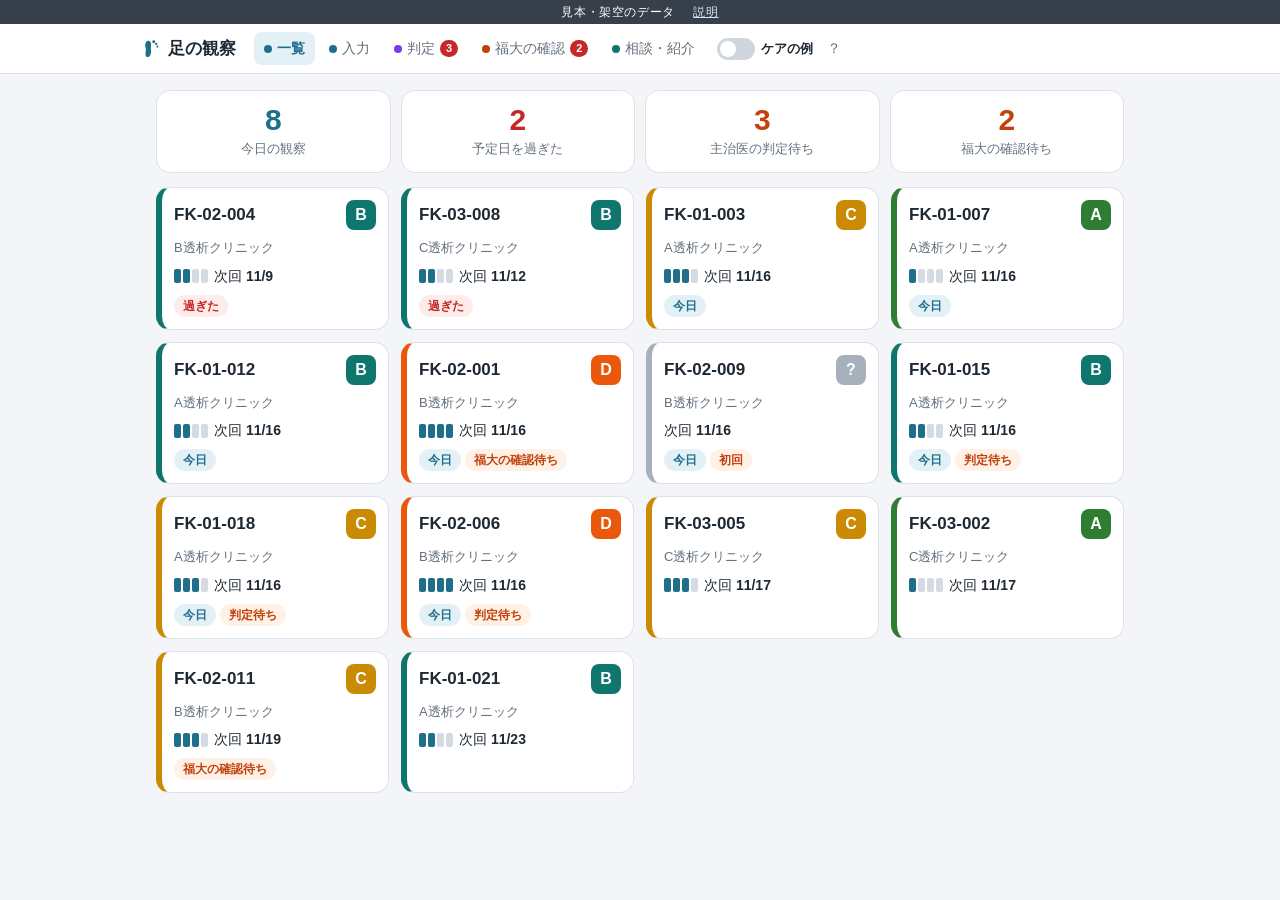
<file: fukuoka-model/index.html>
<!doctype html>
<html lang="ja">
<head>
<meta charset="utf-8">
<meta name="viewport" content="width=device-width, initial-scale=1">
<meta name="robots" content="noindex, nofollow">
<title>足の観察と連携 画面モック</title>
<link rel="stylesheet" href="style.css">
</head>
<body>
<div class="mockbar">見本・架空のデータ　<a href="guide.html">説明</a></div>
<header>
  <div class="row">
    <a class="brand" href="#list"><svg viewBox="0 0 24 24" width="22" height="22"><path d="M9 3c2.5 0 3.5 2.5 3 6s1 7-1 10-5 2-5-1 1-5 0-8S6.5 3 9 3z" fill="currentColor"/><circle cx="15" cy="4" r="1.6" fill="currentColor"/><circle cx="17.6" cy="6.4" r="1.3" fill="currentColor"/><circle cx="19" cy="9.4" r="1.1" fill="currentColor"/></svg>足の観察</a>
    <nav id="nav"></nav>
  </div>
</header>
<main id="app"></main>
<div id="modal" class="modal" hidden></div>
<script src="app.js"></script>
</body>
</html>
</file>
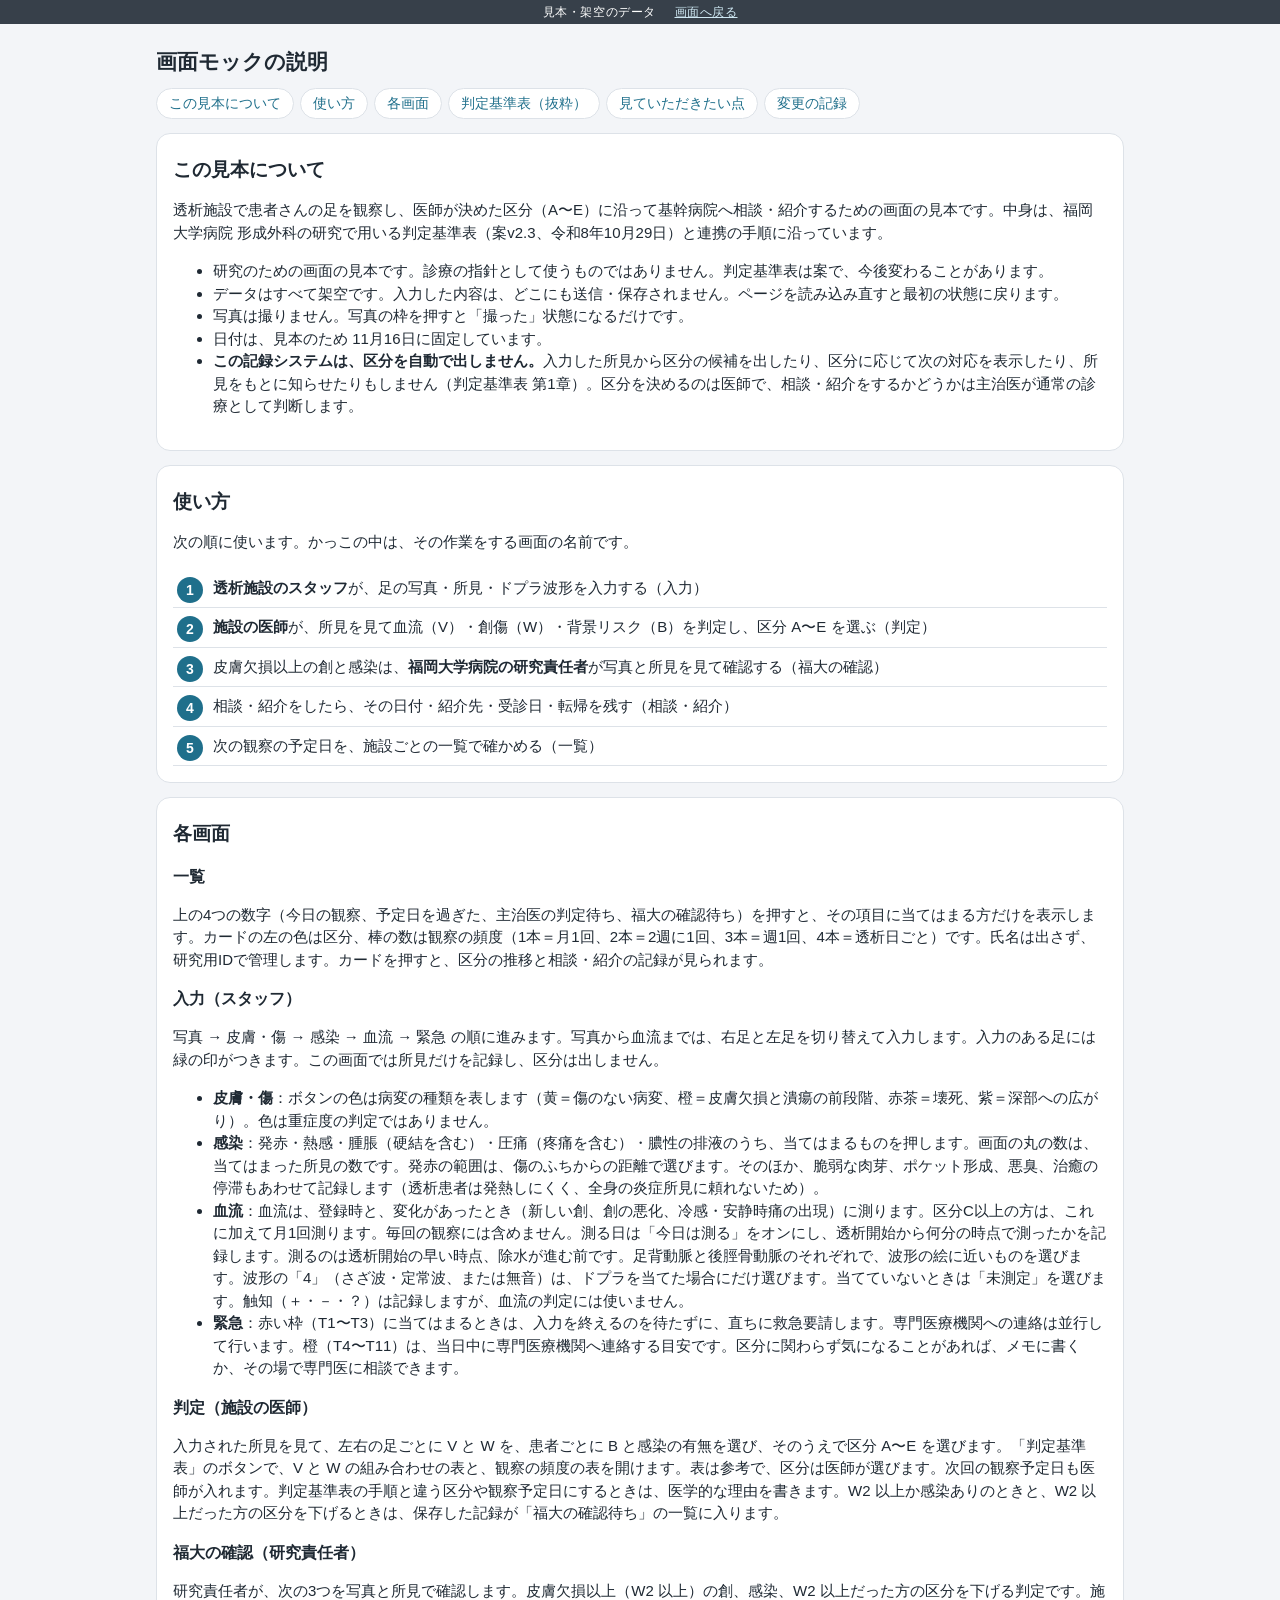
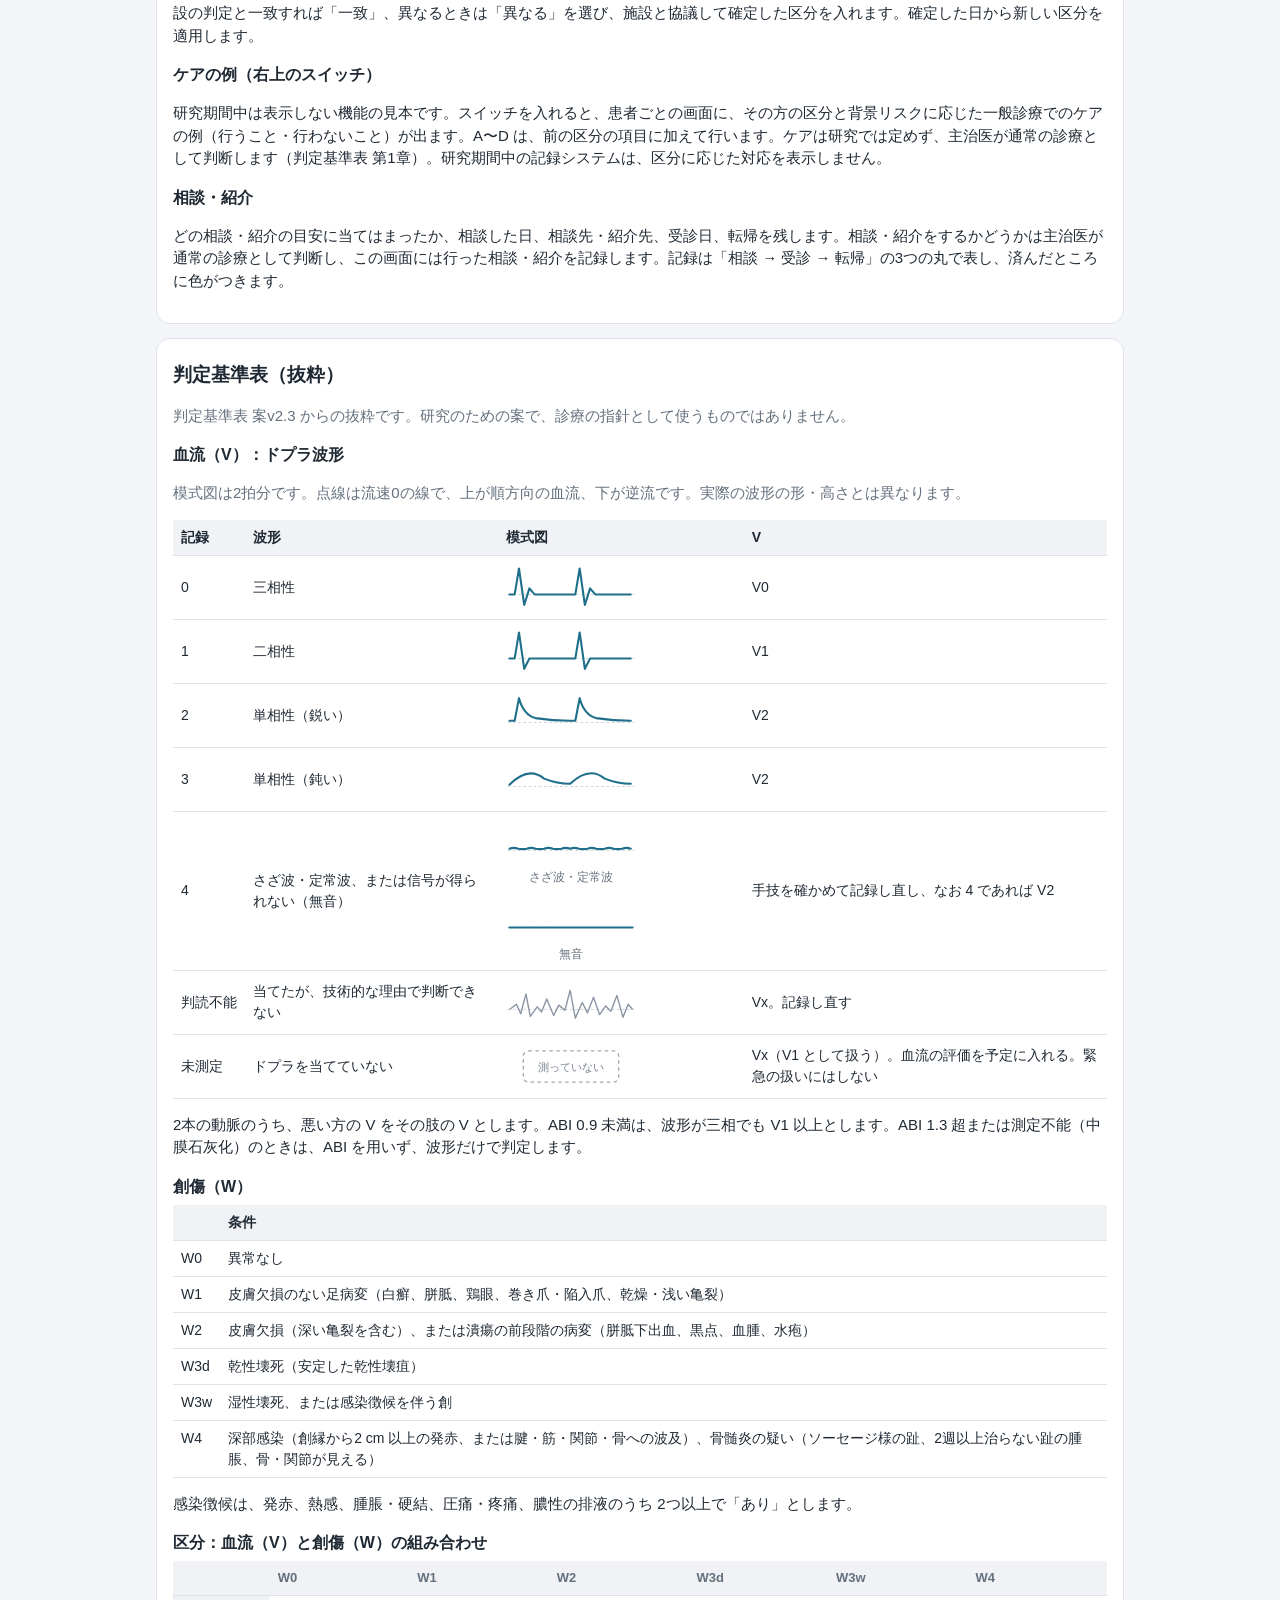
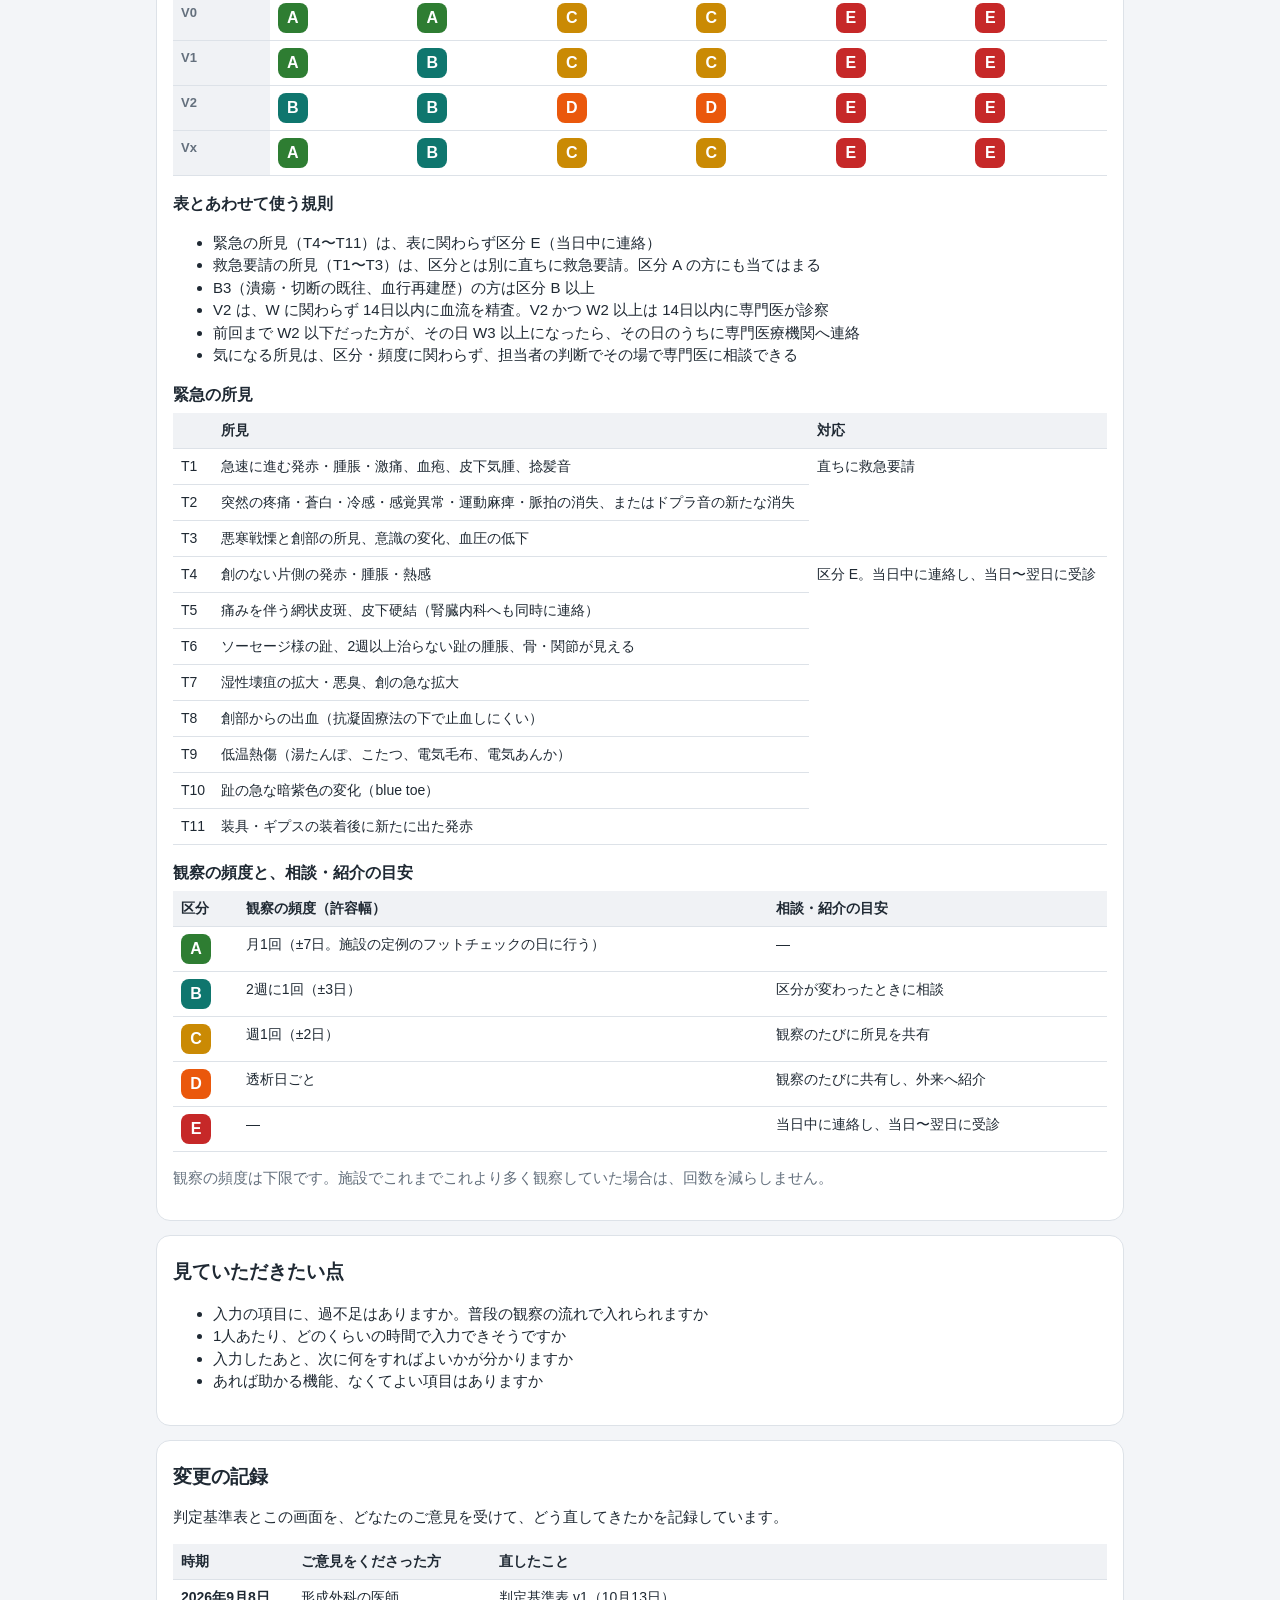
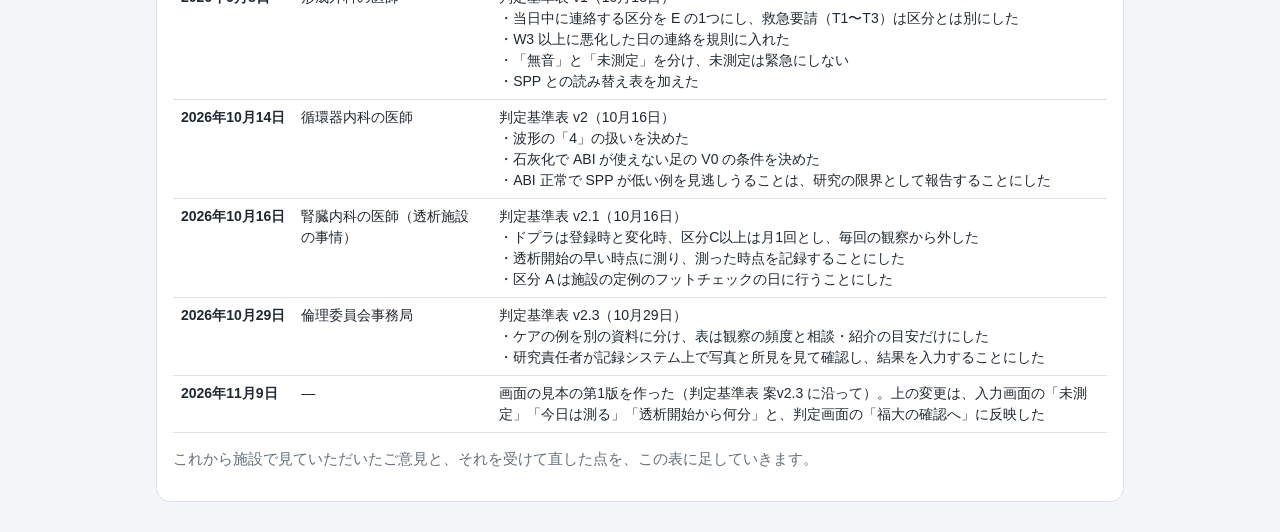
<file: fukuoka-model/guide.html>
<!doctype html>
<html lang="ja">
<head>
<meta charset="utf-8">
<meta name="viewport" content="width=device-width, initial-scale=1">
<meta name="robots" content="noindex, nofollow">
<title>画面モックの説明</title>
<link rel="stylesheet" href="style.css">
<style>
.doc h2{font-size:19px;margin:6px 0 10px}
.doc h3{font-size:16px;margin:16px 0 6px}
.doc p,.doc li{font-size:15px}
.doc table{border-collapse:collapse;width:100%;font-size:14px}
.doc th,.doc td{border-bottom:1px solid var(--line);padding:7px 8px;text-align:left;vertical-align:top}
.doc th{background:#f0f2f5;font-weight:600;white-space:nowrap}
.tw{overflow-x:auto}
.tw table{min-width:620px}
.toc{display:flex;flex-wrap:wrap;gap:6px;margin-bottom:14px}
.toc a{font-size:14px;background:#fff;border:1px solid var(--line);border-radius:20px;padding:4px 12px;text-decoration:none}
.flowdoc{counter-reset:s;list-style:none;padding:0;margin:0}
.flowdoc li{counter-increment:s;padding:8px 0 8px 40px;position:relative;border-bottom:1px solid var(--line)}
.flowdoc li::before{content:counter(s);position:absolute;left:4px;top:8px;width:26px;height:26px;border-radius:50%;background:var(--accent);color:#fff;text-align:center;font-weight:700;line-height:26px;font-size:14px}
.ver{white-space:nowrap;font-weight:700}
.wf svg.wfs{width:130px;height:49px;display:block}
.wf2{display:flex;gap:10px;flex-wrap:wrap}
.wf2 figure{margin:0}
.wf2 figcaption{font-size:12px;color:var(--sub);text-align:center}
.wft td{vertical-align:middle}
.tw table.wft{min-width:600px}
.wft td:first-child{white-space:nowrap}
</style>
</head>
<body>
<div class="mockbar">見本・架空のデータ　<a href="index.html">画面へ戻る</a></div>
<main class="doc">
<h2 style="font-size:21px">画面モックの説明</h2>
<div class="toc"><a href="#about">この見本について</a><a href="#flow">使い方</a><a href="#screens">各画面</a><a href="#rules">判定基準表（抜粋）</a><a href="#ask">見ていただきたい点</a><a href="#log">変更の記録</a></div>

<section class="card" id="about">
<h2>この見本について</h2>
<p>透析施設で患者さんの足を観察し、医師が決めた区分（A〜E）に沿って基幹病院へ相談・紹介するための画面の見本です。中身は、福岡大学病院 形成外科の研究で用いる判定基準表（案v2.3、令和8年10月29日）と連携の手順に沿っています。</p>
<ul>
<li>研究のための画面の見本です。診療の指針として使うものではありません。判定基準表は案で、今後変わることがあります。</li>
<li>データはすべて架空です。入力した内容は、どこにも送信・保存されません。ページを読み込み直すと最初の状態に戻ります。</li>
<li>写真は撮りません。写真の枠を押すと「撮った」状態になるだけです。</li>
<li>日付は、見本のため 11月16日に固定しています。</li>
<li><b>この記録システムは、区分を自動で出しません。</b>入力した所見から区分の候補を出したり、区分に応じて次の対応を表示したり、所見をもとに知らせたりもしません（判定基準表 第1章）。区分を決めるのは医師で、相談・紹介をするかどうかは主治医が通常の診療として判断します。</li>
</ul>
</section>

<section class="card" id="flow">
<h2>使い方</h2>
<p>次の順に使います。かっこの中は、その作業をする画面の名前です。</p>
<ol class="flowdoc">
<li><b>透析施設のスタッフ</b>が、足の写真・所見・ドプラ波形を入力する（入力）</li>
<li><b>施設の医師</b>が、所見を見て血流（V）・創傷（W）・背景リスク（B）を判定し、区分 A〜E を選ぶ（判定）</li>
<li>皮膚欠損以上の創と感染は、<b>福岡大学病院の研究責任者</b>が写真と所見を見て確認する（福大の確認）</li>
<li>相談・紹介をしたら、その日付・紹介先・受診日・転帰を残す（相談・紹介）</li>
<li>次の観察の予定日を、施設ごとの一覧で確かめる（一覧）</li>
</ol>
</section>

<section class="card" id="screens">
<h2>各画面</h2>
<h3>一覧</h3>
<p>上の4つの数字（今日の観察、予定日を過ぎた、主治医の判定待ち、福大の確認待ち）を押すと、その項目に当てはまる方だけを表示します。カードの左の色は区分、棒の数は観察の頻度（1本＝月1回、2本＝2週に1回、3本＝週1回、4本＝透析日ごと）です。氏名は出さず、研究用IDで管理します。カードを押すと、区分の推移と相談・紹介の記録が見られます。</p>
<h3>入力（スタッフ）</h3>
<p>写真 → 皮膚・傷 → 感染 → 血流 → 緊急 の順に進みます。写真から血流までは、右足と左足を切り替えて入力します。入力のある足には緑の印がつきます。この画面では所見だけを記録し、区分は出しません。</p>
<ul>
<li><b>皮膚・傷</b>：ボタンの色は病変の種類を表します（黄＝傷のない病変、橙＝皮膚欠損と潰瘍の前段階、赤茶＝壊死、紫＝深部への広がり）。色は重症度の判定ではありません。</li>
<li><b>感染</b>：発赤・熱感・腫脹（硬結を含む）・圧痛（疼痛を含む）・膿性の排液のうち、当てはまるものを押します。画面の丸の数は、当てはまった所見の数です。発赤の範囲は、傷のふちからの距離で選びます。そのほか、脆弱な肉芽、ポケット形成、悪臭、治癒の停滞もあわせて記録します（透析患者は発熱しにくく、全身の炎症所見に頼れないため）。</li>
<li><b>血流</b>：血流は、登録時と、変化があったとき（新しい創、創の悪化、冷感・安静時痛の出現）に測ります。区分C以上の方は、これに加えて月1回測ります。毎回の観察には含めません。測る日は「今日は測る」をオンにし、透析開始から何分の時点で測ったかを記録します。測るのは透析開始の早い時点、除水が進む前です。足背動脈と後脛骨動脈のそれぞれで、波形の絵に近いものを選びます。波形の「4」（さざ波・定常波、または無音）は、ドプラを当てた場合にだけ選びます。当てていないときは「未測定」を選びます。触知（＋・－・？）は記録しますが、血流の判定には使いません。</li>
<li><b>緊急</b>：赤い枠（T1〜T3）に当てはまるときは、入力を終えるのを待たずに、直ちに救急要請します。専門医療機関への連絡は並行して行います。橙（T4〜T11）は、当日中に専門医療機関へ連絡する目安です。区分に関わらず気になることがあれば、メモに書くか、その場で専門医に相談できます。</li>
</ul>
<h3>判定（施設の医師）</h3>
<p>入力された所見を見て、左右の足ごとに V と W を、患者ごとに B と感染の有無を選び、そのうえで区分 A〜E を選びます。「判定基準表」のボタンで、V と W の組み合わせの表と、観察の頻度の表を開けます。表は参考で、区分は医師が選びます。次回の観察予定日も医師が入れます。判定基準表の手順と違う区分や観察予定日にするときは、医学的な理由を書きます。W2 以上か感染ありのときと、W2 以上だった方の区分を下げるときは、保存した記録が「福大の確認待ち」の一覧に入ります。</p>
<h3>福大の確認（研究責任者）</h3>
<p>研究責任者が、次の3つを写真と所見で確認します。皮膚欠損以上（W2 以上）の創、感染、W2 以上だった方の区分を下げる判定です。施設の判定と一致すれば「一致」、異なるときは「異なる」を選び、施設と協議して確定した区分を入れます。確定した日から新しい区分を適用します。</p>
<h3>ケアの例（右上のスイッチ）</h3>
<p>研究期間中は表示しない機能の見本です。スイッチを入れると、患者ごとの画面に、その方の区分と背景リスクに応じた一般診療でのケアの例（行うこと・行わないこと）が出ます。A〜D は、前の区分の項目に加えて行います。ケアは研究では定めず、主治医が通常の診療として判断します（判定基準表 第1章）。研究期間中の記録システムは、区分に応じた対応を表示しません。</p>
<h3>相談・紹介</h3>
<p>どの相談・紹介の目安に当てはまったか、相談した日、相談先・紹介先、受診日、転帰を残します。相談・紹介をするかどうかは主治医が通常の診療として判断し、この画面には行った相談・紹介を記録します。記録は「相談 → 受診 → 転帰」の3つの丸で表し、済んだところに色がつきます。</p>
</section>

<section class="card" id="rules">
<h2>判定基準表（抜粋）</h2>
<p class="sub">判定基準表 案v2.3 からの抜粋です。研究のための案で、診療の指針として使うものではありません。</p>
<h3>血流（V）：ドプラ波形</h3>
<p class="sub">模式図は2拍分です。点線は流速0の線で、上が順方向の血流、下が逆流です。実際の波形の形・高さとは異なります。</p>
<div class="tw"><table class="wft"><tr><th>記録</th><th>波形</th><th>模式図</th><th>V</th></tr>
<tr><td>0</td><td>三相性</td><td class="wf"><svg class="wfs" viewBox="0 0 150 56" role="img" aria-label="三相性の模式図"><line x1="2" y1="36" x2="148" y2="36" stroke="#c3cad3" stroke-width="1" stroke-dasharray="3 3"/><path d="M4 36 L10 36 L15 6 L21 48 L27 29 L33 36 L74 36 L80 36 L85 6 L91 48 L97 29 L103 36 L144 36" stroke="var(--accent)" stroke-width="2.4" fill="none" stroke-linejoin="round" stroke-linecap="round"/></svg></td><td>V0</td></tr>
<tr><td>1</td><td>二相性</td><td class="wf"><svg class="wfs" viewBox="0 0 150 56" role="img" aria-label="二相性の模式図"><line x1="2" y1="36" x2="148" y2="36" stroke="#c3cad3" stroke-width="1" stroke-dasharray="3 3"/><path d="M4 36 L10 36 L15 6 L21 48 L27 36 L74 36 L80 36 L85 6 L91 48 L97 36 L144 36" stroke="var(--accent)" stroke-width="2.4" fill="none" stroke-linejoin="round" stroke-linecap="round"/></svg></td><td>V1</td></tr>
<tr><td>2</td><td>単相性（鋭い）</td><td class="wf"><svg class="wfs" viewBox="0 0 150 56" role="img" aria-label="単相性・鋭いの模式図"><line x1="2" y1="36" x2="148" y2="36" stroke="#c3cad3" stroke-width="1" stroke-dasharray="3 3"/><path d="M4 34 L10 34 L15 8 Q20 27 34 31 Q54 34 74 34 L80 34 L85 8 Q90 27 104 31 Q124 34 144 34" stroke="var(--accent)" stroke-width="2.4" fill="none" stroke-linejoin="round" stroke-linecap="round"/></svg></td><td>V2</td></tr>
<tr><td>3</td><td>単相性（鈍い）</td><td class="wf"><svg class="wfs" viewBox="0 0 150 56" role="img" aria-label="単相性・鈍いの模式図"><line x1="2" y1="36" x2="148" y2="36" stroke="#c3cad3" stroke-width="1" stroke-dasharray="3 3"/><path d="M4 34 Q26 12 44 27 Q59 33 74 33 Q96 12 114 27 Q129 33 144 33" stroke="var(--accent)" stroke-width="2.4" fill="none" stroke-linejoin="round" stroke-linecap="round"/></svg></td><td>V2</td></tr>
<tr><td>4</td><td>さざ波・定常波、または信号が得られない（無音）</td><td class="wf"><div class="wf2"><figure><svg class="wfs" viewBox="0 0 150 56" role="img" aria-label="さざ波の模式図"><line x1="2" y1="36" x2="148" y2="36" stroke="#c3cad3" stroke-width="1" stroke-dasharray="3 3"/><path d="M4 34 Q9 32 14 34Q19 35 24 34Q29 32 34 34Q39 35 44 34Q49 32 54 34Q59 35 64 34Q69 32 74 34 Q79 32 84 34Q89 35 94 34Q99 32 104 34Q109 35 114 34Q119 32 124 34Q129 35 134 34Q139 32 144 34" stroke="var(--accent)" stroke-width="2.4" fill="none" stroke-linejoin="round" stroke-linecap="round"/></svg><figcaption>さざ波・定常波</figcaption></figure><figure><svg class="wfs" viewBox="0 0 150 56" role="img" aria-label="無音の模式図"><line x1="2" y1="36" x2="148" y2="36" stroke="#c3cad3" stroke-width="1" stroke-dasharray="3 3"/><line x1="4" y1="36" x2="146" y2="36" stroke="var(--accent)" stroke-width="2.4" fill="none" stroke-linejoin="round" stroke-linecap="round"/></svg><figcaption>無音</figcaption></figure></div></td><td>手技を確かめて記録し直し、なお 4 であれば V2</td></tr>
<tr><td>判読不能</td><td>当てたが、技術的な理由で判断できない</td><td class="wf"><svg class="wfs" viewBox="0 0 150 56" role="img" aria-label="判読不能の模式図"><line x1="2" y1="36" x2="148" y2="36" stroke="#c3cad3" stroke-width="1" stroke-dasharray="3 3"/><polyline points="4,36 12,30 17,41 23,18 28,44 36,33 41,39 47,24 55,43 61,31 68,37 74,14 80,46 88,28 94,40 101,22 108,42 115,32 121,38 128,20 135,45 141,30 146,36" stroke="#8a94a3" stroke-width="1.6" fill="none" stroke-linejoin="round"/></svg></td><td>Vx。記録し直す</td></tr>
<tr><td>未測定</td><td>ドプラを当てていない</td><td class="wf"><svg class="wfs" viewBox="0 0 150 56" role="img" aria-label="未測定"><rect x="20" y="10" width="110" height="36" rx="6" fill="none" stroke="#a0a8b4" stroke-width="1.6" stroke-dasharray="4 4"/><text x="75" y="33" text-anchor="middle" font-size="13" fill="#7a8494">測っていない</text></svg></td><td>Vx（V1 として扱う）。血流の評価を予定に入れる。緊急の扱いにはしない</td></tr></table></div>
<p>2本の動脈のうち、悪い方の V をその肢の V とします。ABI 0.9 未満は、波形が三相でも V1 以上とします。ABI 1.3 超または測定不能（中膜石灰化）のときは、ABI を用いず、波形だけで判定します。</p>
<h3>創傷（W）</h3>
<div class="tw"><table><tr><th></th><th>条件</th></tr>
<tr><td>W0</td><td>異常なし</td></tr>
<tr><td>W1</td><td>皮膚欠損のない足病変（白癬、胼胝、鶏眼、巻き爪・陥入爪、乾燥・浅い亀裂）</td></tr>
<tr><td>W2</td><td>皮膚欠損（深い亀裂を含む）、または潰瘍の前段階の病変（胼胝下出血、黒点、血腫、水疱）</td></tr>
<tr><td>W3d</td><td>乾性壊死（安定した乾性壊疽）</td></tr>
<tr><td>W3w</td><td>湿性壊死、または感染徴候を伴う創</td></tr>
<tr><td>W4</td><td>深部感染（創縁から2 cm 以上の発赤、または腱・筋・関節・骨への波及）、骨髄炎の疑い（ソーセージ様の趾、2週以上治らない趾の腫脹、骨・関節が見える）</td></tr></table></div>
<p>感染徴候は、発赤、熱感、腫脹・硬結、圧痛・疼痛、膿性の排液のうち 2つ以上で「あり」とします。</p>
<h3>区分：血流（V）と創傷（W）の組み合わせ</h3>
<div class="tw"><table class="mx"><tr><th></th><th>W0</th><th>W1</th><th>W2</th><th>W3d</th><th>W3w</th><th>W4</th></tr>
<tr><th>V0</th><td><span class="cat A">A</span></td><td><span class="cat A">A</span></td><td><span class="cat C">C</span></td><td><span class="cat C">C</span></td><td><span class="cat E">E</span></td><td><span class="cat E">E</span></td></tr>
<tr><th>V1</th><td><span class="cat A">A</span></td><td><span class="cat B">B</span></td><td><span class="cat C">C</span></td><td><span class="cat C">C</span></td><td><span class="cat E">E</span></td><td><span class="cat E">E</span></td></tr>
<tr><th>V2</th><td><span class="cat B">B</span></td><td><span class="cat B">B</span></td><td><span class="cat D">D</span></td><td><span class="cat D">D</span></td><td><span class="cat E">E</span></td><td><span class="cat E">E</span></td></tr>
<tr><th>Vx</th><td><span class="cat A">A</span></td><td><span class="cat B">B</span></td><td><span class="cat C">C</span></td><td><span class="cat C">C</span></td><td><span class="cat E">E</span></td><td><span class="cat E">E</span></td></tr></table></div>
<h3>表とあわせて使う規則</h3>
<ul>
<li>緊急の所見（T4〜T11）は、表に関わらず区分 E（当日中に連絡）</li>
<li>救急要請の所見（T1〜T3）は、区分とは別に直ちに救急要請。区分 A の方にも当てはまる</li>
<li>B3（潰瘍・切断の既往、血行再建歴）の方は区分 B 以上</li>
<li>V2 は、W に関わらず 14日以内に血流を精査。V2 かつ W2 以上は 14日以内に専門医が診察</li>
<li>前回まで W2 以下だった方が、その日 W3 以上になったら、その日のうちに専門医療機関へ連絡</li>
<li>気になる所見は、区分・頻度に関わらず、担当者の判断でその場で専門医に相談できる</li>
</ul>
<h3>緊急の所見</h3>
<div class="tw"><table><tr><th></th><th>所見</th><th>対応</th></tr>
<tr><td>T1</td><td>急速に進む発赤・腫脹・激痛、血疱、皮下気腫、捻髪音</td><td rowspan="3">直ちに救急要請</td></tr>
<tr><td>T2</td><td>突然の疼痛・蒼白・冷感・感覚異常・運動麻痺・脈拍の消失、またはドプラ音の新たな消失</td></tr>
<tr><td>T3</td><td>悪寒戦慄と創部の所見、意識の変化、血圧の低下</td></tr>
<tr><td>T4</td><td>創のない片側の発赤・腫脹・熱感</td><td rowspan="8">区分 E。当日中に連絡し、当日〜翌日に受診</td></tr>
<tr><td>T5</td><td>痛みを伴う網状皮斑、皮下硬結（腎臓内科へも同時に連絡）</td></tr>
<tr><td>T6</td><td>ソーセージ様の趾、2週以上治らない趾の腫脹、骨・関節が見える</td></tr>
<tr><td>T7</td><td>湿性壊疽の拡大・悪臭、創の急な拡大</td></tr>
<tr><td>T8</td><td>創部からの出血（抗凝固療法の下で止血しにくい）</td></tr>
<tr><td>T9</td><td>低温熱傷（湯たんぽ、こたつ、電気毛布、電気あんか）</td></tr>
<tr><td>T10</td><td>趾の急な暗紫色の変化（blue toe）</td></tr>
<tr><td>T11</td><td>装具・ギプスの装着後に新たに出た発赤</td></tr></table></div>
<h3>観察の頻度と、相談・紹介の目安</h3>
<div class="tw"><table><tr><th>区分</th><th>観察の頻度（許容幅）</th><th>相談・紹介の目安</th></tr>
<tr><td><span class="cat A">A</span></td><td>月1回（±7日。施設の定例のフットチェックの日に行う）</td><td>―</td></tr>
<tr><td><span class="cat B">B</span></td><td>2週に1回（±3日）</td><td>区分が変わったときに相談</td></tr>
<tr><td><span class="cat C">C</span></td><td>週1回（±2日）</td><td>観察のたびに所見を共有</td></tr>
<tr><td><span class="cat D">D</span></td><td>透析日ごと</td><td>観察のたびに共有し、外来へ紹介</td></tr>
<tr><td><span class="cat E">E</span></td><td>―</td><td>当日中に連絡し、当日〜翌日に受診</td></tr></table></div>
<p class="sub">観察の頻度は下限です。施設でこれまでこれより多く観察していた場合は、回数を減らしません。</p>
</section>

<section class="card" id="ask">
<h2>見ていただきたい点</h2>
<ul>
<li>入力の項目に、過不足はありますか。普段の観察の流れで入れられますか</li>
<li>1人あたり、どのくらいの時間で入力できそうですか</li>
<li>入力したあと、次に何をすればよいかが分かりますか</li>
<li>あれば助かる機能、なくてよい項目はありますか</li>
</ul>
</section>

<section class="card" id="log">
<h2>変更の記録</h2>
<p>判定基準表とこの画面を、どなたのご意見を受けて、どう直してきたかを記録しています。</p>
<div class="tw"><table>
<tr><th>時期</th><th>ご意見をくださった方</th><th>直したこと</th></tr>
<tr><td class="ver">2026年9月8日</td><td>形成外科の医師</td>
<td>判定基準表 v1（10月13日）<br>・当日中に連絡する区分を E の1つにし、救急要請（T1〜T3）は区分とは別にした<br>・W3 以上に悪化した日の連絡を規則に入れた<br>・「無音」と「未測定」を分け、未測定は緊急にしない<br>・SPP との読み替え表を加えた</td></tr>
<tr><td class="ver">2026年10月14日</td><td>循環器内科の医師</td>
<td>判定基準表 v2（10月16日）<br>・波形の「4」の扱いを決めた<br>・石灰化で ABI が使えない足の V0 の条件を決めた<br>・ABI 正常で SPP が低い例を見逃しうることは、研究の限界として報告することにした</td></tr>
<tr><td class="ver">2026年10月16日</td><td>腎臓内科の医師（透析施設の事情）</td>
<td>判定基準表 v2.1（10月16日）<br>・ドプラは登録時と変化時、区分C以上は月1回とし、毎回の観察から外した<br>・透析開始の早い時点に測り、測った時点を記録することにした<br>・区分 A は施設の定例のフットチェックの日に行うことにした</td></tr>
<tr><td class="ver">2026年10月29日</td><td>倫理委員会事務局</td>
<td>判定基準表 v2.3（10月29日）<br>・ケアの例を別の資料に分け、表は観察の頻度と相談・紹介の目安だけにした<br>・研究責任者が記録システム上で写真と所見を見て確認し、結果を入力することにした</td></tr>
<tr><td class="ver">2026年11月9日</td><td>―</td>
<td>画面の見本の第1版を作った（判定基準表 案v2.3 に沿って）。上の変更は、入力画面の「未測定」「今日は測る」「透析開始から何分」と、判定画面の「福大の確認へ」に反映した</td></tr>
</table></div>
<p class="sub">これから施設で見ていただいたご意見と、それを受けて直した点を、この表に足していきます。</p>
</section>
</main>
</body>
</html>
</file>
<file: fukuoka-model/style.css>
:root{
  --bg:#f3f5f8; --card:#fff; --ink:#1f2933; --sub:#64707d; --line:#dde2e8;
  --accent:#1f6f8b; --accent-weak:#e3f0f5;
  --danger:#c62828; --danger-weak:#fdecea; --warn:#c2410c; --warn-weak:#fff1e6; --ok:#2e7d32; --ok-weak:#e8f5e9;
  --cA:#2e7d32; --cB:#0f766e; --cC:#ca8a04; --cD:#ea580c; --cE:#c62828;
}
*{box-sizing:border-box}
body{margin:0;background:var(--bg);color:var(--ink);font-family:"Hiragino Sans","Noto Sans JP","Yu Gothic",sans-serif;font-size:16px;line-height:1.5}
a{color:var(--accent)}
button{font-family:inherit}
.mockbar{background:#37404a;color:#fff;text-align:center;font-size:12px;padding:3px 16px;letter-spacing:.05em}
.mockbar a{color:#cfe8f3;margin-left:6px}
header{background:var(--card);border-bottom:1px solid var(--line);padding:8px 16px;position:sticky;top:0;z-index:5}
header .row{max-width:1000px;margin:0 auto;display:flex;flex-wrap:wrap;align-items:center;gap:8px 18px}
.brand{display:flex;align-items:center;gap:6px;font-weight:700;color:var(--ink);text-decoration:none;font-size:17px}
.brand svg{color:var(--accent)}
nav{display:flex;flex-wrap:wrap;gap:4px}
nav a{display:flex;align-items:center;gap:5px;font-size:14px;text-decoration:none;color:var(--sub);border-radius:8px;padding:6px 10px}
nav a .dot{width:8px;height:8px;border-radius:50%}
nav a.on{background:var(--accent-weak);color:var(--accent);font-weight:700}
nav .badge{background:var(--danger);color:#fff;border-radius:9px;font-size:11px;padding:0 6px;font-weight:700}
main{max-width:1000px;margin:0 auto;padding:16px}
h2{font-size:20px;margin:2px 0 14px;display:flex;align-items:center;gap:10px;flex-wrap:wrap}
.card{background:var(--card);border:1px solid var(--line);border-radius:14px;padding:16px;margin-bottom:14px}
.sub{color:var(--sub);font-size:13px}
.row2{display:grid;grid-template-columns:1fr 1fr;gap:14px}
@media (max-width:720px){.row2{grid-template-columns:1fr} header{position:static}}

/* 区分 */
.cat{display:inline-flex;align-items:center;justify-content:center;min-width:30px;height:30px;font-weight:800;color:#fff;border-radius:8px;padding:0 8px;font-size:16px}
.cat.big{min-width:56px;height:56px;font-size:28px;border-radius:14px}
.cat.A{background:var(--cA)}.cat.B{background:var(--cB)}.cat.C{background:var(--cC)}.cat.D{background:var(--cD)}.cat.E{background:var(--cE)}.cat.none{background:#a7b1bc}

/* ピル */
.pill{display:inline-flex;align-items:center;gap:4px;font-size:12px;border-radius:20px;padding:2px 9px;font-weight:600;white-space:nowrap}
.pill.late{background:var(--danger-weak);color:var(--danger)}
.pill.today{background:var(--accent-weak);color:var(--accent)}
.pill.wait{background:var(--warn-weak);color:var(--warn)}
.pill.ok{background:var(--ok-weak);color:var(--ok)}

/* 集計タイル */
.tiles{display:grid;grid-template-columns:repeat(4,1fr);gap:10px;margin-bottom:14px}
@media (max-width:720px){.tiles{grid-template-columns:repeat(2,1fr)}}
.tile{background:var(--card);border:1px solid var(--line);border-radius:14px;padding:12px;text-align:center;cursor:pointer}
.tile b{display:block;font-size:30px;line-height:1.1}
.tile span{font-size:13px;color:var(--sub)}
.tile.on{outline:3px solid var(--accent)}
.tile.late b{color:var(--danger)} .tile.wait b{color:var(--warn)} .tile.today b{color:var(--accent)}

/* 患者カード */
.pgrid{display:grid;grid-template-columns:repeat(auto-fill,minmax(220px,1fr));gap:12px}
.pcard{background:var(--card);border:1px solid var(--line);border-radius:14px;padding:12px;display:flex;flex-direction:column;gap:8px;text-decoration:none;color:inherit;border-left:6px solid #a7b1bc}
.pcard.A{border-left-color:var(--cA)}.pcard.B{border-left-color:var(--cB)}.pcard.C{border-left-color:var(--cC)}.pcard.D{border-left-color:var(--cD)}.pcard.E{border-left-color:var(--cE)}
.pcard .top{display:flex;justify-content:space-between;align-items:center}
.pcard .id{font-weight:700;font-size:17px}
.pcard .when{display:flex;align-items:center;gap:6px;font-size:14px}
.pcard .pills{display:flex;flex-wrap:wrap;gap:4px;min-height:22px}
.freq{display:inline-flex;gap:2px;vertical-align:middle}
.freq i{width:7px;height:14px;border-radius:2px;background:#d5dbe2}
.freq i.f{background:var(--accent)}

/* ボタン */
.btn{display:inline-flex;align-items:center;justify-content:center;gap:6px;font-size:16px;font-weight:700;border-radius:12px;padding:12px 20px;border:none;background:var(--accent);color:#fff;cursor:pointer;text-decoration:none;white-space:nowrap}
.btn.ghost{background:#fff;color:var(--accent);border:1px solid var(--line)}
.btn.small{font-size:13px;padding:6px 12px;border-radius:9px}
.btn:disabled{opacity:.4;cursor:default}
.bar{display:flex;justify-content:space-between;gap:10px;margin-top:16px}
.iconbtn{border:1px solid var(--line);background:#fff;border-radius:10px;padding:6px 10px;cursor:pointer;font-size:13px;color:var(--accent);display:inline-flex;align-items:center;gap:4px}

/* ステップ */
.stepper{display:flex;gap:6px;margin-bottom:14px}
.stepper button{flex:1;border:none;background:none;cursor:pointer;padding:0;text-align:center;font-size:12px;color:var(--sub)}
.stepper button i{display:block;height:6px;border-radius:3px;background:#d5dbe2;margin-bottom:5px}
.stepper button.done i{background:#8cc1d3}
.stepper button.on i{background:var(--accent)}
.stepper button.on{color:var(--accent);font-weight:700}

/* 足の切り替え */
.feet{display:flex;gap:12px;justify-content:center;margin-bottom:12px}
.foot{border:2px solid var(--line);background:#fff;border-radius:14px;padding:8px 14px 6px;cursor:pointer;display:flex;flex-direction:column;align-items:center;gap:2px;font-weight:700;color:var(--sub);position:relative}
.foot.on{border-color:var(--accent);color:var(--accent);background:var(--accent-weak)}
.foot .mark{position:absolute;top:6px;right:6px;width:12px;height:12px;border-radius:50%;background:var(--ok)}
.foot svg{width:34px;height:60px}

/* チップ */
.chips{display:flex;flex-wrap:wrap;gap:8px}
.chip{border:2px solid var(--line);background:#fff;border-radius:22px;padding:9px 15px;font-size:15px;cursor:pointer;color:var(--ink);display:inline-flex;align-items:center;gap:6px}
.chip.on{border-color:var(--accent);background:var(--accent);color:#fff}
.chip.g1.on{background:#a16207;border-color:#a16207}
.chip.g2.on{background:var(--cD);border-color:var(--cD)}
.chip.g3.on{background:#7f1d1d;border-color:#7f1d1d}
.chip.g4.on{background:#6b21a8;border-color:#6b21a8}
.chip.okc{border-color:#a5d6a7;color:var(--ok);font-weight:700}
.chip.okc.on{background:var(--ok);border-color:var(--ok);color:#fff}
.chip.red.on{background:var(--danger);border-color:var(--danger)}
.chip.ora.on{background:var(--warn);border-color:var(--warn)}
.grp{display:flex;gap:10px;align-items:flex-start;padding:10px 0;border-top:1px solid var(--line)}
.grp:first-of-type{border-top:none}
.grp .lab{width:74px;flex:none;font-size:12px;color:var(--sub);padding-top:10px;display:flex;align-items:center;gap:5px}
.grp .lab i{width:10px;height:10px;border-radius:3px;flex:none}

/* 写真 */
.photos{display:grid;grid-template-columns:repeat(4,1fr);gap:10px}
@media (max-width:520px){.photos{grid-template-columns:repeat(2,1fr)}}
.ph{aspect-ratio:4/3;border:2px dashed #b5bfca;border-radius:12px;background:#f7f9fb;display:flex;flex-direction:column;align-items:center;justify-content:center;gap:4px;color:var(--sub);font-size:13px;cursor:pointer}
.ph svg{width:30px;height:30px}
.ph.on{border-style:solid;border-color:var(--accent);background:repeating-linear-gradient(45deg,#e6eff3,#e6eff3 8px,#dbe8ee 8px,#dbe8ee 16px);color:var(--accent)}

/* 感染メーター */
.meter{display:flex;gap:5px;align-items:center}
.meter i{width:22px;height:22px;border-radius:50%;background:#e2e7ec}
.meter i.f{background:var(--danger)}
.meter b{margin-left:6px;font-size:18px}
.seg{display:inline-flex;border:2px solid var(--line);border-radius:12px;overflow:hidden;flex-wrap:wrap}
.seg button{border:none;background:#fff;padding:9px 14px;font-size:14px;cursor:pointer;border-right:1px solid var(--line);color:var(--ink)}
.seg button:last-child{border-right:none}
.seg button.on{background:var(--accent);color:#fff;font-weight:700}

/* ドプラ */
.dop{display:grid;grid-template-columns:repeat(7,1fr);gap:6px}
@media (max-width:720px){.dop{grid-template-columns:repeat(4,1fr)}}
.wv{border:2px solid var(--line);background:#fff;border-radius:12px;padding:6px 4px 4px;cursor:pointer;display:flex;flex-direction:column;align-items:center;gap:2px;font-size:11px;color:var(--sub)}
.wv svg{width:100%;max-width:70px;height:30px}
.wv b{font-size:15px;color:var(--ink)}
.wv.on{border-color:var(--accent);background:var(--accent-weak)}
.wv.on b{color:var(--accent)}
.art{font-weight:700;margin:10px 0 6px;display:flex;align-items:center;gap:8px}
.switch{display:inline-flex;align-items:center;gap:10px;cursor:pointer;font-weight:700}
.switch i{width:50px;height:28px;border-radius:14px;background:#cfd6de;position:relative;transition:.15s}
.switch i::after{content:"";position:absolute;top:3px;left:3px;width:22px;height:22px;border-radius:50%;background:#fff;transition:.15s}
.switch.on i{background:var(--accent)} .switch.on i::after{left:25px}
.off{opacity:.35;pointer-events:none}

/* 緊急 */
.sos{border:3px solid var(--danger);border-radius:14px;padding:12px;background:var(--danger-weak)}
.sos h3{margin:0 0 8px;color:var(--danger);display:flex;align-items:center;gap:8px;font-size:17px}
.call{display:inline-flex;align-items:center;gap:6px;background:var(--danger);color:#fff;border-radius:10px;padding:6px 12px;font-weight:800;font-size:15px}

/* 入力の確認 */
.sum{display:grid;grid-template-columns:1fr 1fr;gap:12px}
@media (max-width:620px){.sum{grid-template-columns:1fr}}
.sumfoot{border:1px solid var(--line);border-radius:12px;padding:12px}
.sumfoot h4{margin:0 0 8px;display:flex;align-items:center;gap:8px}
.mini{display:flex;flex-wrap:wrap;gap:4px;margin:4px 0}
.mini span{font-size:12px;background:#eef2f6;border-radius:12px;padding:2px 8px}
.mini span.g1{background:#fdf3d7}.mini span.g2{background:var(--warn-weak)}.mini span.g3,.mini span.g4{background:var(--danger-weak)}
.kv{display:grid;grid-template-columns:auto 1fr;gap:6px 12px;align-items:center;font-size:14px}
.kv>span:nth-child(odd){color:var(--sub);font-size:12px}
.wsm{display:inline-flex;align-items:center;gap:4px}
.wsm svg{width:44px;height:20px}

/* 完了 */
.done{text-align:center;padding:30px 16px}
.done .ck{width:76px;height:76px;border-radius:50%;background:var(--ok);display:inline-flex;align-items:center;justify-content:center;margin-bottom:10px}
.flow{display:flex;align-items:center;justify-content:center;gap:6px;flex-wrap:wrap;margin:16px 0}
.flow span{border-radius:20px;padding:6px 12px;font-size:13px;background:#eef2f6;color:var(--sub)}
.flow span.now{background:var(--warn-weak);color:var(--warn);font-weight:700}
.flow span.past{background:var(--ok-weak);color:var(--ok)}

/* 判定 */
.pick{display:flex;gap:8px;flex-wrap:wrap}
.pick button{border:2px solid var(--line);background:#fff;border-radius:10px;min-width:52px;padding:8px 10px;font-size:16px;font-weight:700;cursor:pointer;color:var(--ink)}
.pick button.on{border-color:var(--accent);background:var(--accent);color:#fff}
.catpick{display:flex;gap:10px;flex-wrap:wrap}
.catpick button{border:3px solid transparent;border-radius:16px;width:66px;height:66px;font-size:28px;font-weight:800;color:#fff;cursor:pointer;opacity:.35}
.catpick button.on{opacity:1;border-color:var(--ink);transform:scale(1.06)}
.catpick button.A{background:var(--cA)}.catpick button.B{background:var(--cB)}.catpick button.C{background:var(--cC)}.catpick button.D{background:var(--cD)}.catpick button.E{background:var(--cE)}
.lbl{font-size:12px;color:var(--sub);margin:12px 0 6px;font-weight:700}
.dtab{width:100%;border-collapse:collapse}
.dtab td{padding:6px 4px;vertical-align:middle}
.dtab td:first-child{width:46px;font-weight:700}
.tohub{display:inline-flex;align-items:center;gap:6px;background:var(--warn-weak);color:var(--warn);border-radius:10px;padding:6px 12px;font-weight:700;font-size:14px}

/* 確認（福大） */
.bigchoice{display:grid;grid-template-columns:1fr 1fr;gap:12px}
.bigchoice button{border:3px solid var(--line);background:#fff;border-radius:16px;padding:18px;font-size:18px;font-weight:800;cursor:pointer;display:flex;flex-direction:column;align-items:center;gap:6px;color:var(--ink)}
.bigchoice button.on.y{border-color:var(--ok);background:var(--ok-weak);color:var(--ok)}
.bigchoice button.on.n{border-color:var(--warn);background:var(--warn-weak);color:var(--warn)}
.photos.big .ph{cursor:default}

/* 相談・紹介 */
.tl{display:flex;align-items:center;gap:0;margin:8px 0}
.tl .st{display:flex;flex-direction:column;align-items:center;font-size:12px;color:var(--sub);min-width:84px}
.tl .st b{width:28px;height:28px;border-radius:50%;background:#d5dbe2;display:flex;align-items:center;justify-content:center;color:#fff;font-size:13px;margin-bottom:3px}
.tl .st.f b{background:var(--accent)}
.tl .ln{flex:1;height:4px;background:#d5dbe2;margin-bottom:22px;min-width:20px}
.tl .ln.f{background:var(--accent)}

/* 区分の推移 */
.chart svg{width:100%;height:auto}

/* モーダル */
.modal{position:fixed;inset:0;background:rgba(20,28,36,.55);display:flex;align-items:center;justify-content:center;z-index:20;padding:16px}
.modal[hidden]{display:none}
.modal .box{background:#fff;border-radius:16px;max-width:620px;width:100%;max-height:90vh;overflow:auto;padding:18px}
.mx{border-collapse:separate;border-spacing:4px;width:100%}
.mx th{font-size:13px;color:var(--sub)}
.mx td{text-align:center}
input[type=date],input[type=number],input[type=text],textarea,select{font-size:16px;padding:9px 10px;border:2px solid var(--line);border-radius:10px;background:#fff;font-family:inherit;color:var(--ink)}
textarea{width:100%;min-height:70px}
select{min-width:220px}
details summary{cursor:pointer;color:var(--accent);font-size:14px}

.seg.sm button{padding:4px 10px;font-size:13px}
.seg.sm{border-width:1px;border-radius:8px}

/* ケアの例（研究期間中は表示しない機能の見本） */
.switch.sm{gap:6px;font-size:13px}
.switch.sm i{width:38px;height:22px;border-radius:11px}
.switch.sm i::after{width:16px;height:16px;top:3px;left:3px}
.switch.sm.on i::after{left:19px}
.navsw{margin-left:8px;white-space:nowrap}
.switch.on.navsw i{background:#b45309}
.careband{background:#fff4e5;border:1px solid #f5c26b;color:#7a4b00;border-radius:10px;padding:8px 12px;font-size:13px;margin-bottom:12px}
.carecard{border:2px solid #f5c26b}
.care2{display:grid;grid-template-columns:1fr 1fr;gap:16px}
@media (max-width:620px){.care2{grid-template-columns:1fr}}
.care2 h4{margin:4px 0}
.care2 ul,.careb{list-style:none;padding:0;margin:0}
.care2 li,.careb li{display:flex;gap:8px;align-items:flex-start;padding:6px 0;border-bottom:1px solid var(--line);font-size:14px}
.cdo{color:#2e7d32;font-weight:800}.cno{color:#c62828;font-weight:800}
.cat.xs{min-width:20px;height:20px;font-size:11px;border-radius:5px;padding:0 4px;flex:none}
.careb .tag{flex:none;font-size:12px;background:#f0f2f5;border-radius:12px;padding:1px 8px;white-space:nowrap}
</file>
